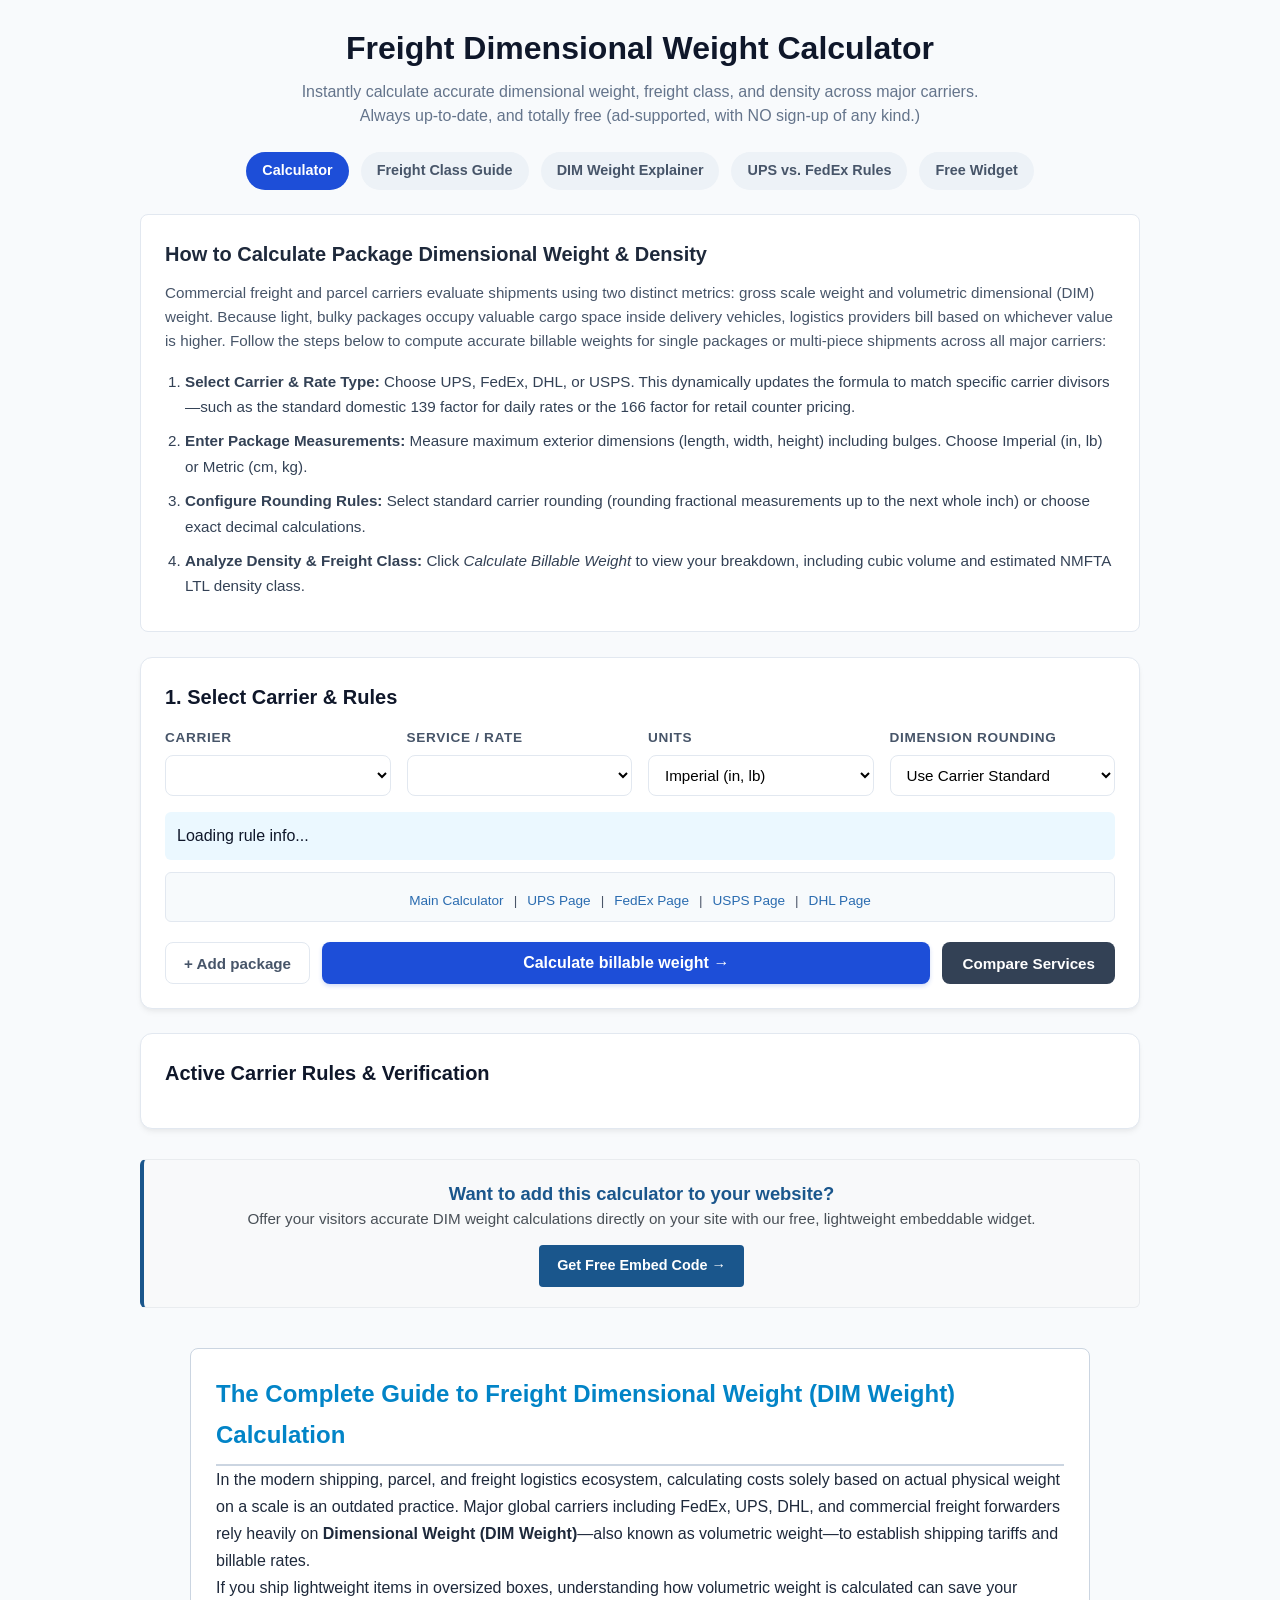
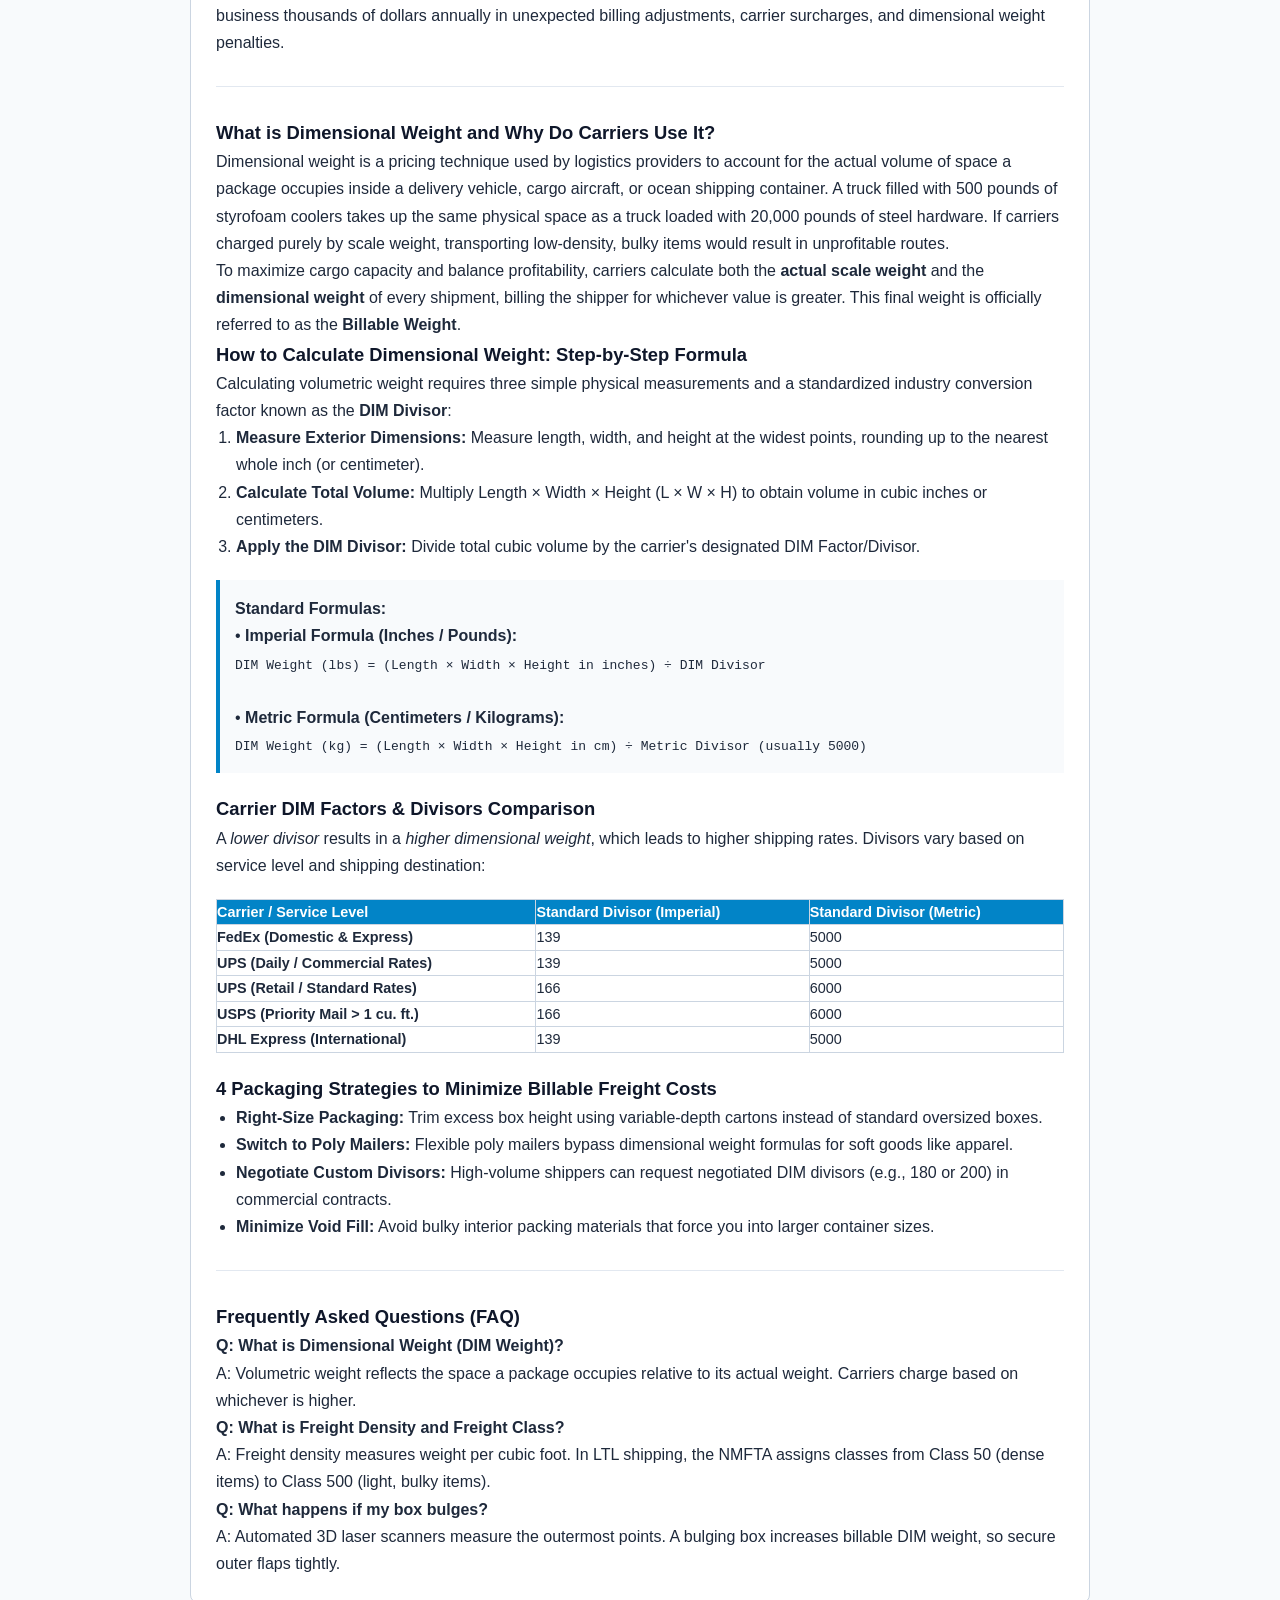
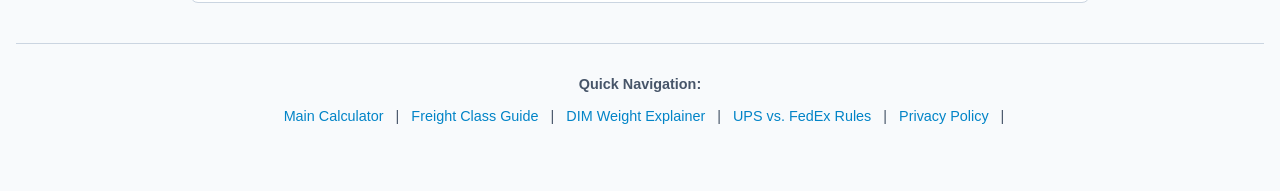
<file: index.html>
<!DOCTYPE html>
<html lang="en">
<head>
    <meta charset="UTF-8">
    <meta name="viewport" content="width=device-width, initial-scale=1.0">
    
    <!-- SEO Title -->
    <title>Freight & DIM Weight Calculator | UPS, FedEx & Density Guide</title>
    
    <!-- SEO Meta Description -->
    <meta name="description" content="Instantly calculate accurate dimensional weight, freight class, and density across major carriers. Always up-to-date and 100% free with no sign-up.">
    
    <link rel="stylesheet" href="styles.css">
</head>
<body>
    <div class="container">
        <header>
            <h1>Freight Dimensional Weight Calculator</h1>
            <p class="subtitle">
                Instantly calculate accurate dimensional weight, freight class, and density across major carriers.<br>
                Always up-to-date, and totally free (ad-supported, with NO sign-up of any kind.)
            </p>
        </header>

        <!-- Top Navigation Bar -->
        <nav class="top-nav">
            <a href="index.html" class="nav-link active">Calculator</a>
            <a href="freight-class-guide.html" class="nav-link">Freight Class Guide</a>
            <a href="dim-weight-explainer.html" class="nav-link">DIM Weight Explainer</a>
            <a href="ups-vs-fedex-dim.html" class="nav-link">UPS vs. FedEx Rules</a>
            <a href="embed-widget.html" class="nav-link">Free Widget</a>
        </nav>

        <!-- How-To Instructional Block -->
        <section style="background-color: #ffffff; padding: 24px; border-radius: 8px; border: 1px solid #e2e8f0; margin-bottom: 25px;">
            <h2 style="font-size: 1.25rem; color: #1e293b; margin-bottom: 12px; font-weight: 600;">How to Calculate Package Dimensional Weight & Density</h2>
            <p style="color: #475569; font-size: 0.95rem; line-height: 1.6; margin-bottom: 15px;">
                Commercial freight and parcel carriers evaluate shipments using two distinct metrics: gross scale weight and volumetric dimensional (DIM) weight. Because light, bulky packages occupy valuable cargo space inside delivery vehicles, logistics providers bill based on whichever value is higher. Follow the steps below to compute accurate billable weights for single packages or multi-piece shipments across all major carriers:
            </p>
            <ol style="padding-left: 20px; color: #334155; line-height: 1.7; font-size: 0.95rem;">
                <li style="margin-bottom: 8px;">
                    <strong>Select Carrier & Rate Type:</strong> Choose UPS, FedEx, DHL, or USPS. This dynamically updates the formula to match specific carrier divisors—such as the standard domestic 139 factor for daily rates or the 166 factor for retail counter pricing.
                </li>
                <li style="margin-bottom: 8px;">
                    <strong>Enter Package Measurements:</strong> Measure maximum exterior dimensions (length, width, height) including bulges. Choose Imperial (in, lb) or Metric (cm, kg).
                </li>
                <li style="margin-bottom: 8px;">
                    <strong>Configure Rounding Rules:</strong> Select standard carrier rounding (rounding fractional measurements up to the next whole inch) or choose exact decimal calculations.
                </li>
                <li style="margin-bottom: 8px;">
                    <strong>Analyze Density & Freight Class:</strong> Click <em>Calculate Billable Weight</em> to view your breakdown, including cubic volume and estimated NMFTA LTL density class.
                </li>
            </ol>
        </section>

        <!-- Step 1: Carrier & Rule Selection -->
        <div class="card">
            <h2>1. Select Carrier & Rules</h2>
            <div class="form-grid">
                <div class="form-group">
                    <label for="carrier-select">Carrier</label>
                    <select id="carrier-select"></select>
                </div>
                <div class="form-group">
                    <label for="service-select">Service / Rate</label>
                    <select id="service-select"></select>
                </div>
                <div class="form-group">
                    <label for="unit-select">Units</label>
                    <select id="unit-select">
                        <option value="imperial">Imperial (in, lb)</option>
                        <option value="metric">Metric (cm, kg)</option>
                    </select>
                </div>
                <div class="form-group">
                    <label for="rounding-select">Dimension Rounding</label>
                    <select id="rounding-select">
                        <option value="carrier">Use Carrier Standard</option>
                        <option value="up">Round Up Always</option>
                        <option value="exact">Exact (No Rounding)</option>
                    </select>
                </div>
            </div>

            <div id="rule-info" class="rule-info-box" style="background-color: #ebf8ff; padding: 12px; border-radius: 6px; margin-top: 15px;">
                Loading rule info...
            </div>

            <div style="margin-top: 12px; padding: 10px; background: #f7fafc; border: 1px solid #e2e8f0; border-radius: 6px; text-align: center; font-size: 0.85rem;">
                <div id="dynamic-carrier-footer" style="margin-bottom: 8px; font-weight: 500; color: #2d3748;"></div>
                <div style="display: flex; flex-wrap: wrap; justify-content: center; gap: 10px; color: #4a5568;">
                    <a href="index.html" style="color: #2b6cb0; text-decoration: none;">Main Calculator</a> | 
                    <a href="ups-dim-calculator.html" style="color: #2b6cb0; text-decoration: none;">UPS Page</a> | 
                    <a href="fedex-dim-calculator.html" style="color: #2b6cb0; text-decoration: none;">FedEx Page</a> | 
                    <a href="usps-dim-calculator.html" style="color: #2b6cb0; text-decoration: none;">USPS Page</a> | 
                    <a href="dhl-dim-calculator.html" style="color: #2b6cb0; text-decoration: none;">DHL Page</a>
                </div>
            </div>

            <div id="package-rows" style="margin-top: 20px;">
                <!-- Package rows injected dynamically via calculator.js -->
            </div>

            <div class="button-group" style="margin-top: 20px;">
                <button type="button" class="btn-secondary" onclick="addPackageRow()">+ Add package</button>
                <button type="button" class="btn-primary" onclick="calculate()">Calculate billable weight &rarr;</button>
                <button type="button" class="btn-dark" onclick="compareServices()">Compare Services</button>
            </div>
        </div>

        <!-- Step 3: Calculation Results -->
        <div id="results-card" class="card results-card" style="display: none;">
            <div class="card-header-actions">
                <h2>3. Calculation Summary</h2>
                <div class="export-controls">
                    <button type="button" class="btn-secondary" onclick="exportCSV()">Export CSV</button>
                    <button type="button" class="btn-secondary" onclick="exportPDF()">Print / Save PDF</button>
                </div>
            </div>

            <div class="summary-banner" id="summary-banner">
                <!-- Main outcome highlighted here -->
            </div>

            <div id="comparison-section" style="display: none;">
                <h3>Carrier Comparison Summary</h3>
                <div class="table-container">
                    <table class="data-table" id="comparison-table">
                        <thead>
                            <tr>
                                <th>Carrier / Rule</th>
                                <th>DIM Factor</th>
                                <th>Actual Wt</th>
                                <th>DIM Wt</th>
                                <th>Billable Wt</th>
                            </tr>
                        </thead>
                        <tbody></tbody>
                    </table>
                </div>
            </div>

            <h3>Package Details</h3>
            <div class="table-container">
                <table class="data-table" id="results-table">
                    <thead>
                        <tr>
                            <th>Pkg #</th>
                            <th>Qty</th>
                            <th>Dimensions</th>
                            <th>Volume</th>
                            <th>Actual Wt</th>
                            <th>DIM Wt</th>
                            <th>Density</th>
                            <th>Est. Freight Class</th>
                        </tr>
                    </thead>
                    <tbody></tbody>
                </table>
            </div>
        </div>

        <!-- Carrier Verification Logs -->
        <div class="card">
            <h2>Active Carrier Rules & Verification</h2>
            <div class="status-grid" id="status-list"></div>
        </div>

        <!-- Widget Promotion Banner -->
        <div style="background-color: #f8f9fa; border: 1px solid #e9ecef; border-left: 4px solid #1a568c; padding: 20px; border-radius: 6px; margin: 30px 0; text-align: center;">
            <h3 style="margin-top: 0; color: #1a568c; font-size: 1.15rem;">Want to add this calculator to your website?</h3>
            <p style="margin-bottom: 15px; color: #495057; font-size: 0.95rem;">
                Offer your visitors accurate DIM weight calculations directly on your site with our free, lightweight embeddable widget.
            </p>
            <a href="embed-widget.html" style="background-color: #1a568c; color: white; padding: 10px 18px; text-decoration: none; border-radius: 4px; font-weight: bold; font-size: 0.9rem; display: inline-block;">
                Get Free Embed Code →
            </a>
        </div>
    </div>

    <!-- Comprehensive Industry Guide Section (Fixes "Low Value Content") -->
    <section class="freight-guide-container" style="max-width: 900px; margin: 40px auto; padding: 25px; background: #ffffff; border: 1px solid #cbd5e1; border-radius: 8px; line-height: 1.7; color: #1e293b;">
        
        <h2 style="color: #0284c7; border-bottom: 2px solid #cbd5e1; padding-bottom: 8px;">The Complete Guide to Freight Dimensional Weight (DIM Weight) Calculation</h2>
        
        <p>In the modern shipping, parcel, and freight logistics ecosystem, calculating costs solely based on actual physical weight on a scale is an outdated practice. Major global carriers including FedEx, UPS, DHL, and commercial freight forwarders rely heavily on <strong>Dimensional Weight (DIM Weight)</strong>—also known as volumetric weight—to establish shipping tariffs and billable rates.</p>
        
        <p>If you ship lightweight items in oversized boxes, understanding how volumetric weight is calculated can save your business thousands of dollars annually in unexpected billing adjustments, carrier surcharges, and dimensional weight penalties.</p>

        <hr style="margin: 30px 0; border: none; border-top: 1px solid #e2e8f0;">

        <h3 style="color: #0f172a; font-size: 1.15rem; font-weight: 700;">What is Dimensional Weight and Why Do Carriers Use It?</h3>
        <p>Dimensional weight is a pricing technique used by logistics providers to account for the actual volume of space a package occupies inside a delivery vehicle, cargo aircraft, or ocean shipping container. A truck filled with 500 pounds of styrofoam coolers takes up the same physical space as a truck loaded with 20,000 pounds of steel hardware. If carriers charged purely by scale weight, transporting low-density, bulky items would result in unprofitable routes.</p>
        
        <p>To maximize cargo capacity and balance profitability, carriers calculate both the <strong>actual scale weight</strong> and the <strong>dimensional weight</strong> of every shipment, billing the shipper for whichever value is greater. This final weight is officially referred to as the <strong>Billable Weight</strong>.</p>

        <h3 style="color: #0f172a; font-size: 1.15rem; font-weight: 700;">How to Calculate Dimensional Weight: Step-by-Step Formula</h3>
        <p>Calculating volumetric weight requires three simple physical measurements and a standardized industry conversion factor known as the <strong>DIM Divisor</strong>:</p>

        <ol style="padding-left: 20px; margin-bottom: 15px;">
            <li><strong>Measure Exterior Dimensions:</strong> Measure length, width, and height at the widest points, rounding up to the nearest whole inch (or centimeter).</li>
            <li><strong>Calculate Total Volume:</strong> Multiply Length × Width × Height (L × W × H) to obtain volume in cubic inches or centimeters.</li>
            <li><strong>Apply the DIM Divisor:</strong> Divide total cubic volume by the carrier's designated DIM Factor/Divisor.</li>
        </ol>

        <div style="background-color: #f8fafc; padding: 15px; border-left: 4px solid #0284c7; margin: 20px 0; color: #1e293b;">
            <strong>Standard Formulas:</strong><br>
            • <strong>Imperial Formula (Inches / Pounds):</strong><br>
            <code>DIM Weight (lbs) = (Length × Width × Height in inches) ÷ DIM Divisor</code><br><br>
            • <strong>Metric Formula (Centimeters / Kilograms):</strong><br>
            <code>DIM Weight (kg) = (Length × Width × Height in cm) ÷ Metric Divisor (usually 5000)</code>
        </div>

        <h3 style="color: #0f172a; font-size: 1.15rem; font-weight: 700;">Carrier DIM Factors & Divisors Comparison</h3>
        <p>A <em>lower divisor</em> results in a <em>higher dimensional weight</em>, which leads to higher shipping rates. Divisors vary based on service level and shipping destination:</p>

        <div style="overflow-x: auto;">
            <table border="1" cellpadding="8" cellspacing="0" style="width:100%; border-collapse: collapse; margin: 20px 0; border-color: #cbd5e1; font-size: 0.9rem;">
                <thead>
                    <tr style="background-color: #0284c7; color: white; text-align: left;">
                        <th>Carrier / Service Level</th>
                        <th>Standard Divisor (Imperial)</th>
                        <th>Standard Divisor (Metric)</th>
                    </tr>
                </thead>
                <tbody>
                    <tr>
                        <td><strong>FedEx (Domestic & Express)</strong></td>
                        <td>139</td>
                        <td>5000</td>
                    </tr>
                    <tr>
                        <td><strong>UPS (Daily / Commercial Rates)</strong></td>
                        <td>139</td>
                        <td>5000</td>
                    </tr>
                    <tr>
                        <td><strong>UPS (Retail / Standard Rates)</strong></td>
                        <td>166</td>
                        <td>6000</td>
                    </tr>
                    <tr>
                        <td><strong>USPS (Priority Mail > 1 cu. ft.)</strong></td>
                        <td>166</td>
                        <td>6000</td>
                    </tr>
                    <tr>
                        <td><strong>DHL Express (International)</strong></td>
                        <td>139</td>
                        <td>5000</td>
                    </tr>
                </tbody>
            </table>
        </div>

        <h3 style="color: #0f172a; font-size: 1.15rem; font-weight: 700;">4 Packaging Strategies to Minimize Billable Freight Costs</h3>
        <ul style="padding-left: 20px; line-height: 1.7;">
            <li><strong>Right-Size Packaging:</strong> Trim excess box height using variable-depth cartons instead of standard oversized boxes.</li>
            <li><strong>Switch to Poly Mailers:</strong> Flexible poly mailers bypass dimensional weight formulas for soft goods like apparel.</li>
            <li><strong>Negotiate Custom Divisors:</strong> High-volume shippers can request negotiated DIM divisors (e.g., 180 or 200) in commercial contracts.</li>
            <li><strong>Minimize Void Fill:</strong> Avoid bulky interior packing materials that force you into larger container sizes.</li>
        </ul>

        <hr style="margin: 30px 0; border: none; border-top: 1px solid #e2e8f0;">

        <h3 style="color: #0f172a; font-size: 1.15rem; font-weight: 700;">Frequently Asked Questions (FAQ)</h3>
        
        <p><strong>Q: What is Dimensional Weight (DIM Weight)?</strong><br>
        A: Volumetric weight reflects the space a package occupies relative to its actual weight. Carriers charge based on whichever is higher.</p>

        <p><strong>Q: What is Freight Density and Freight Class?</strong><br>
        A: Freight density measures weight per cubic foot. In LTL shipping, the NMFTA assigns classes from Class 50 (dense items) to Class 500 (light, bulky items).</p>

        <p><strong>Q: What happens if my box bulges?</strong><br>
        A: Automated 3D laser scanners measure the outermost points. A bulging box increases billable DIM weight, so secure outer flaps tightly.</p>
    </section>

    <!-- Unified Footer with Compliance Links -->
    <footer style="text-align: center; padding: 30px 10px; border-top: 1px solid #cbd5e1; margin-top: 40px; color: #475569; font-size: 0.9rem;">
        <p><strong>Quick Navigation:</strong></p>
        <p style="margin: 10px 0;">
            <a href="index.html" style="color: #0284c7; text-decoration: none; margin: 0 8px;">Main Calculator</a> | 
            <a href="freight-class-guide.html" style="color: #0284c7; text-decoration: none; margin: 0 8px;">Freight Class Guide</a> |
            <a href="dim-weight-explainer.html" style="color: #0284c7; text-decoration: none; margin: 0 8px;">DIM Weight Explainer</a> |
            <a href="ups-vs-fedex-dim.html" style="color: #0284c7; text-decoration: none; margin: 0 8px;">UPS vs. FedEx Rules</a> |
            <a href="privacy.html" style="color: #0284c7; text-decoration: none; margin: 0 8px;">Privacy Policy</a> |
            <a href="terms.html" style="color: #0284c7; text-decoration: none
</file>
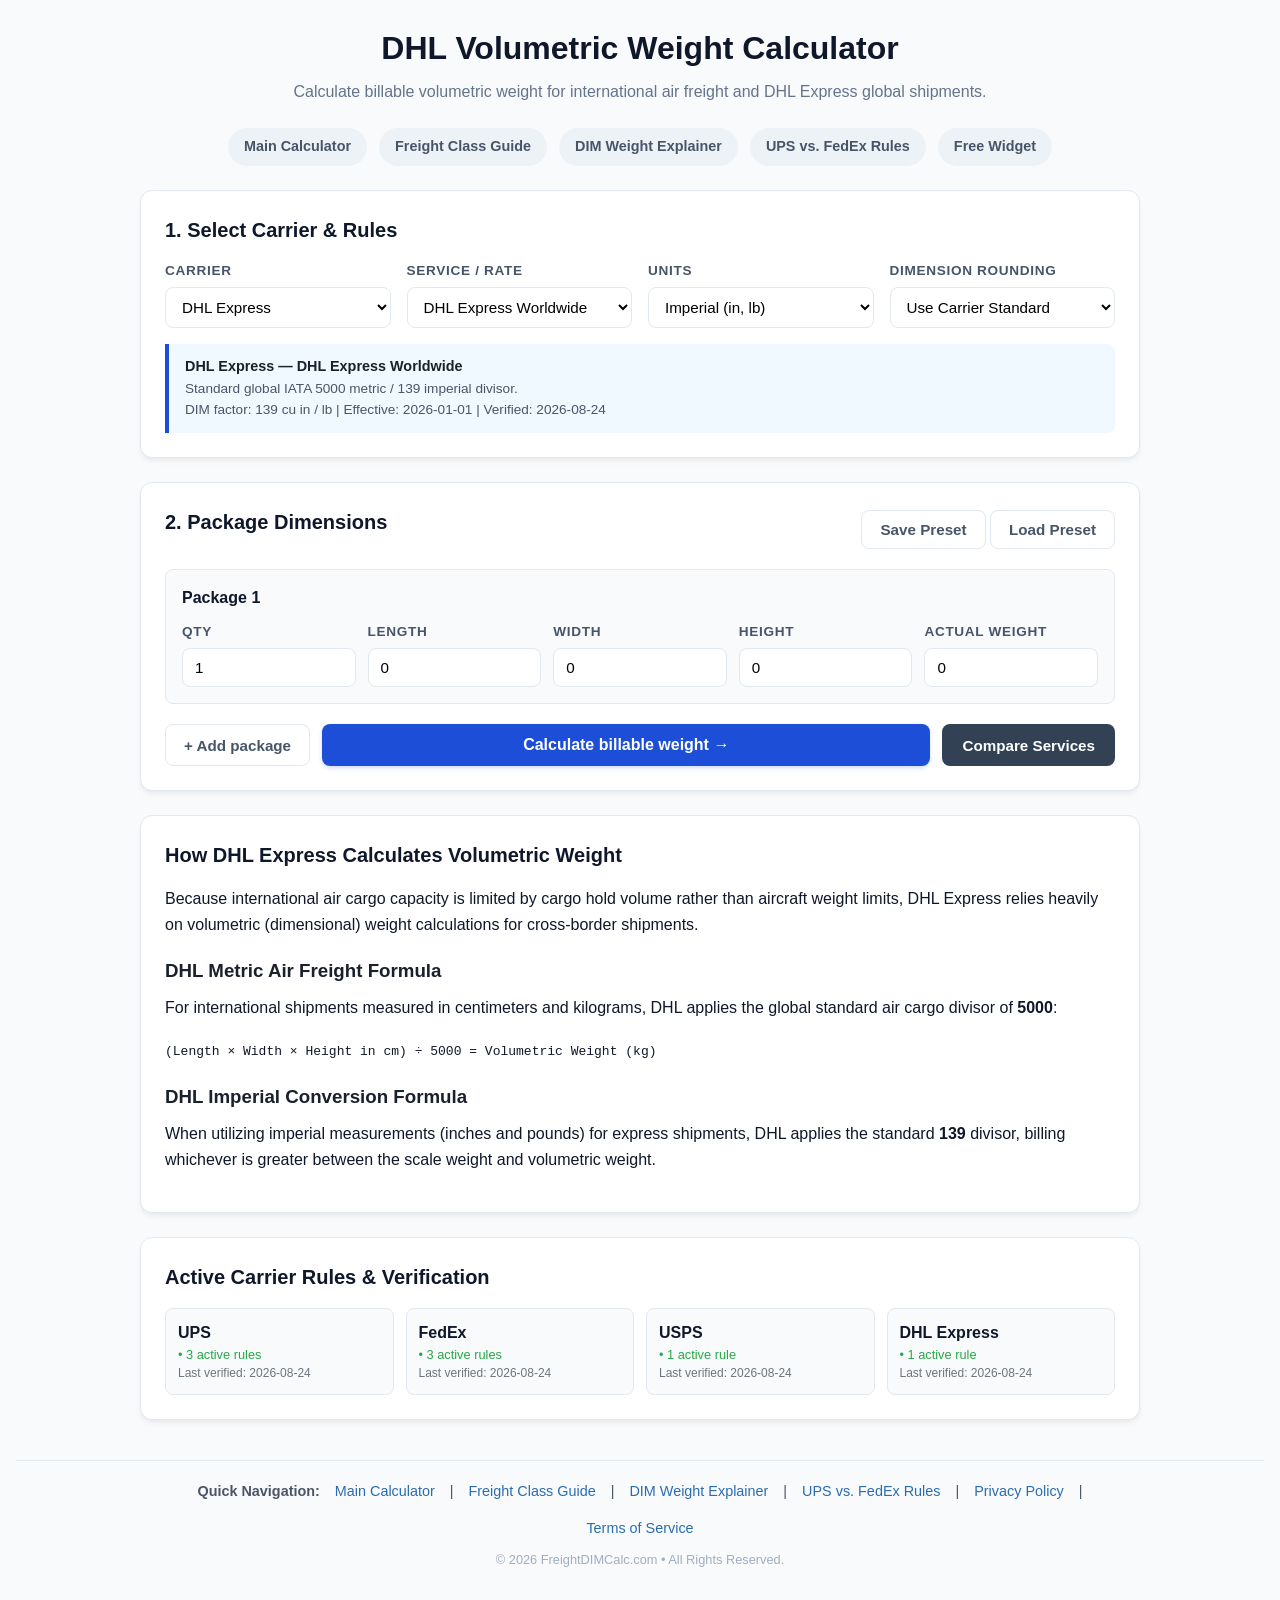
<file: dhl-dim-calculator.html>
<!DOCTYPE html>
<html lang="en">
<head>
    <meta charset="UTF-8">
    <meta name="viewport" content="width=device-width, initial-scale=1.0">
    <title>DHL Volumetric Weight Calculator | International Express Rules</title>
    <meta name="description" content="Calculate volumetric and dimensional weight for DHL Express international shipments using global air freight standards.">
    <script async src="https://pagead2.googlesyndication.com/pagead/js/adsbygoogle.js?client=ca-pub-4218227228599951" crossorigin="anonymous"></script>
    <link rel="stylesheet" href="styles.css">
</head>
<body>
    <div class="container">
        <header>
            <h1>DHL Volumetric Weight Calculator</h1>
            <p>Calculate billable volumetric weight for international air freight and DHL Express global shipments.</p>
        </header>

        <!-- Navigation Bar -->
        <nav class="top-nav">
            <a href="index.html" class="nav-link">Main Calculator</a>
            <a href="freight-class-guide.html" class="nav-link">Freight Class Guide</a>
            <a href="dim-weight-explainer.html" class="nav-link">DIM Weight Explainer</a>
            <a href="ups-vs-fedex-dim.html" class="nav-link">UPS vs. FedEx Rules</a>
            <a href="embed-widget.html" class="nav-link">Free Widget</a>
        </nav>

        <!-- Calculator Tool Section -->
        <div class="card">
            <h2>1. Select Carrier & Rules</h2>
            <div class="form-grid">
                <div class="form-group">
                    <label for="carrier-select">Carrier</label>
                    <select id="carrier-select"></select>
                </div>
                <div class="form-group">
                    <label for="service-select">Service / Rate</label>
                    <select id="service-select"></select>
                </div>
                <div class="form-group">
                    <label for="unit-select">Units</label>
                    <select id="unit-select">
                        <option value="imperial">Imperial (in, lb)</option>
                        <option value="metric">Metric (cm, kg)</option>
                    </select>
                </div>
                <div class="form-group">
                    <label for="rounding-select">Dimension Rounding</label>
                    <select id="rounding-select">
                        <option value="carrier">Use Carrier Standard</option>
                        <option value="up">Round Up Always</option>
                        <option value="exact">Exact (No Rounding)</option>
                    </select>
                </div>
            </div>
            <div id="rule-info" class="info-box">Loading rule info...</div>
        </div>

        <div class="card">
            <div class="card-header-actions">
                <h2>2. Package Dimensions</h2>
                <div class="preset-controls">
                    <button type="button" class="btn-secondary" onclick="savePreset()">Save Preset</button>
                    <button type="button" class="btn-secondary" onclick="loadPreset()">Load Preset</button>
                </div>
            </div>

            <div id="package-rows"></div>

            <div class="button-group">
                <button type="button" class="btn-secondary" onclick="addPackageRow()">+ Add package</button>
                <button type="button" class="btn-primary" onclick="calculate()">Calculate billable weight &rarr;</button>
                <button type="button" class="btn-dark" onclick="compareServices()">Compare Services</button>
            </div>
        </div>

        <!-- Calculation Results -->
        <div id="results-card" class="card results-card" style="display: none;">
            <div class="card-header-actions">
                <h2>3. Calculation Summary</h2>
                <div class="export-controls">
                    <button type="button" class="btn-secondary" onclick="exportCSV()">Export CSV</button>
                    <button type="button" class="btn-secondary" onclick="exportPDF()">Print / Save PDF</button>
                </div>
            </div>
            <div class="summary-banner" id="summary-banner"></div>
            <div id="comparison-section" style="display: none;">
                <h3>Carrier Comparison Summary</h3>
                <div class="table-container">
                    <table class="data-table" id="comparison-table">
                        <thead>
                            <tr>
                                <th>Carrier / Rule</th>
                                <th>DIM Factor</th>
                                <th>Actual Wt</th>
                                <th>DIM Wt</th>
                                <th>Billable Wt</th>
                            </tr>
                        </thead>
                        <tbody></tbody>
                    </table>
                </div>
            </div>
            <h3>Package Details</h3>
            <div class="table-container">
                <table class="data-table" id="results-table">
                    <thead>
                        <tr>
                            <th>Pkg #</th>
                            <th>Qty</th>
                            <th>Dimensions</th>
                            <th>Volume</th>
                            <th>Actual Wt</th>
                            <th>DIM Wt</th>
                            <th>Density</th>
                            <th>Est. Freight Class</th>
                        </tr>
                    </thead>
                    <tbody></tbody>
                </table>
            </div>
        </div>

        <!-- SEO Content Section -->
        <div class="card guide-content">
            <h2>How DHL Express Calculates Volumetric Weight</h2>
            <p>Because international air cargo capacity is limited by cargo hold volume rather than aircraft weight limits, DHL Express relies heavily on volumetric (dimensional) weight calculations for cross-border shipments.</p>
            
            <h3>DHL Metric Air Freight Formula</h3>
            <p>For international shipments measured in centimeters and kilograms, DHL applies the global standard air cargo divisor of <strong>5000</strong>:</p>
            <p><code>(Length × Width × Height in cm) ÷ 5000 = Volumetric Weight (kg)</code></p>

            <h3>DHL Imperial Conversion Formula</h3>
            <p>When utilizing imperial measurements (inches and pounds) for express shipments, DHL applies the standard <strong>139</strong> divisor, billing whichever is greater between the scale weight and volumetric weight.</p>
        </div>

        <div class="card">
            <h2>Active Carrier Rules & Verification</h2>
            <div class="status-grid" id="status-list"></div>
        </div>
    </div>

    <!-- Unified Footer Links for SEO -->
    <footer style="margin-top: 40px; padding: 20px 0; border-top: 1px solid #e2e8f0; text-align: center; font-size: 0.9rem; color: #4a5568;">
        <div style="max-width: 1000px; margin: 0 auto; display: flex; flex-wrap: wrap; justify-content: center; gap: 15px;">
            <strong>Quick Navigation:</strong>
            <a href="index.html" style="color: #2b6cb0; text-decoration: none;">Main Calculator</a> | 
            <a href="freight-class-guide.html" style="color: #2b6cb0; text-decoration: none;">Freight Class Guide</a> | 
            <a href="dim-weight-explainer.html" style="color: #2b6cb0; text-decoration: none;">DIM Weight Explainer</a> | 
            <a href="ups-vs-fedex-dim.html" style="color: #2b6cb0; text-decoration: none;">UPS vs. FedEx Rules</a> |
            <a href="privacy.html" style="color: #2b6cb0; text-decoration: none;">Privacy Policy</a> |
            <a href="terms.html" style="color: #2b6cb0; text-decoration: none;">Terms of Service</a>
        </div>
        <p style="margin-top: 10px; font-size: 0.8rem; color: #a0aec0;">&copy; 2026 FreightDIMCalc.com &bull; All Rights Reserved.</p>
    </footer>

    <script src="carrier-rules.js"></script>
    <script src="calculator.js"></script>
    <script>
        // Pre-select DHL automatically when the page loads
        document.addEventListener("DOMContentLoaded", () => {
            const carrierSelect = document.getElementById("carrier-select");
            if (carrierSelect) {
                carrierSelect.value = "dhl";
                onCarrierChange();
            }
        });
    </script>
</body>
</html>
</file>
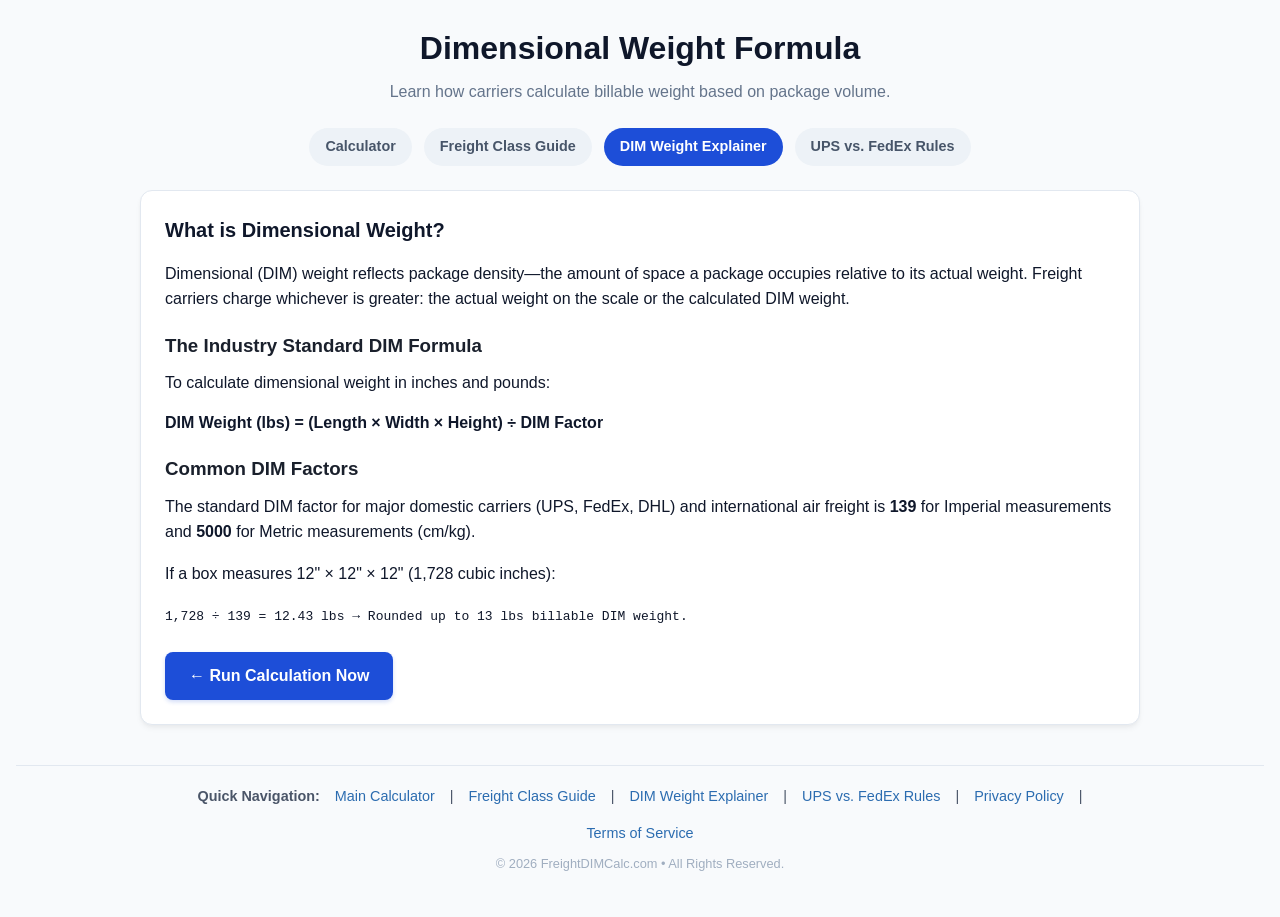
<file: dim-weight-explainer.html>
<!DOCTYPE html>
<html lang="en">
<head>
    <meta charset="UTF-8">
    <meta name="viewport" content="width=device-width, initial-scale=1.0">
    <title>Dimensional (DIM) Weight Formula Explained</title>
    <script async src="https://pagead2.googlesyndication.com/pagead/js/adsbygoogle.js?client=ca-pub-4218227228599951" crossorigin="anonymous"></script>
    <link rel="stylesheet" href="styles.css">
</head>
<body>
    <div class="container">
        <header>
            <h1>Dimensional Weight Formula</h1>
            <p>Learn how carriers calculate billable weight based on package volume.</p>
        </header>

        <nav class="top-nav">
            <a href="index.html" class="nav-link">Calculator</a>
            <a href="freight-class-guide.html" class="nav-link">Freight Class Guide</a>
            <a href="dim-weight-explainer.html" class="nav-link active">DIM Weight Explainer</a>
            <a href="ups-vs-fedex-dim.html" class="nav-link">UPS vs. FedEx Rules</a>
        </nav>

        <div class="card guide-content">
            <h2>What is Dimensional Weight?</h2>
            <p>Dimensional (DIM) weight reflects package density—the amount of space a package occupies relative to its actual weight. Freight carriers charge whichever is greater: the actual weight on the scale or the calculated DIM weight.</p>

            <h3>The Industry Standard DIM Formula</h3>
            <p>To calculate dimensional weight in inches and pounds:</p>
            <div class="rule-info-card">
                <strong>DIM Weight (lbs) = (Length × Width × Height) ÷ DIM Factor</strong>
            </div>

            <h3>Common DIM Factors</h3>
            <p>The standard DIM factor for major domestic carriers (UPS, FedEx, DHL) and international air freight is <strong>139</strong> for Imperial measurements and <strong>5000</strong> for Metric measurements (cm/kg).</p>
            <p>If a box measures 12" × 12" × 12" (1,728 cubic inches):</p>
            <p><code>1,728 ÷ 139 = 12.43 lbs → Rounded up to 13 lbs billable DIM weight.</code></p>

            <div style="margin-top: 24px;">
                <a href="index.html" class="btn-primary" style="display: inline-block; text-decoration: none;">← Run Calculation Now</a>
            </div>
        </div>
    </div>

    <!-- Unified Footer Links for SEO -->
    <footer style="margin-top: 40px; padding: 20px 0; border-top: 1px solid #e2e8f0; text-align: center; font-size: 0.9rem; color: #4a5568;">
        <div style="max-width: 1000px; margin: 0 auto; display: flex; flex-wrap: wrap; justify-content: center; gap: 15px;">
            <strong>Quick Navigation:</strong>
            <a href="index.html" style="color: #2b6cb0; text-decoration: none;">Main Calculator</a> | 
            <a href="freight-class-guide.html" style="color: #2b6cb0; text-decoration: none;">Freight Class Guide</a> | 
            <a href="dim-weight-explainer.html" style="color: #2b6cb0; text-decoration: none;">DIM Weight Explainer</a> | 
            <a href="ups-vs-fedex-dim.html" style="color: #2b6cb0; text-decoration: none;">UPS vs. FedEx Rules</a> |
            <a href="privacy.html" style="color: #2b6cb0; text-decoration: none;">Privacy Policy</a> |
            <a href="terms.html" style="color: #2b6cb0; text-decoration: none;">Terms of Service</a>
        </div>
        <p style="margin-top: 10px; font-size: 0.8rem; color: #a0aec0;">&copy; 2026 FreightDIMCalc.com &bull; All Rights Reserved.</p>
    </footer>
</body>
</html>
</file>
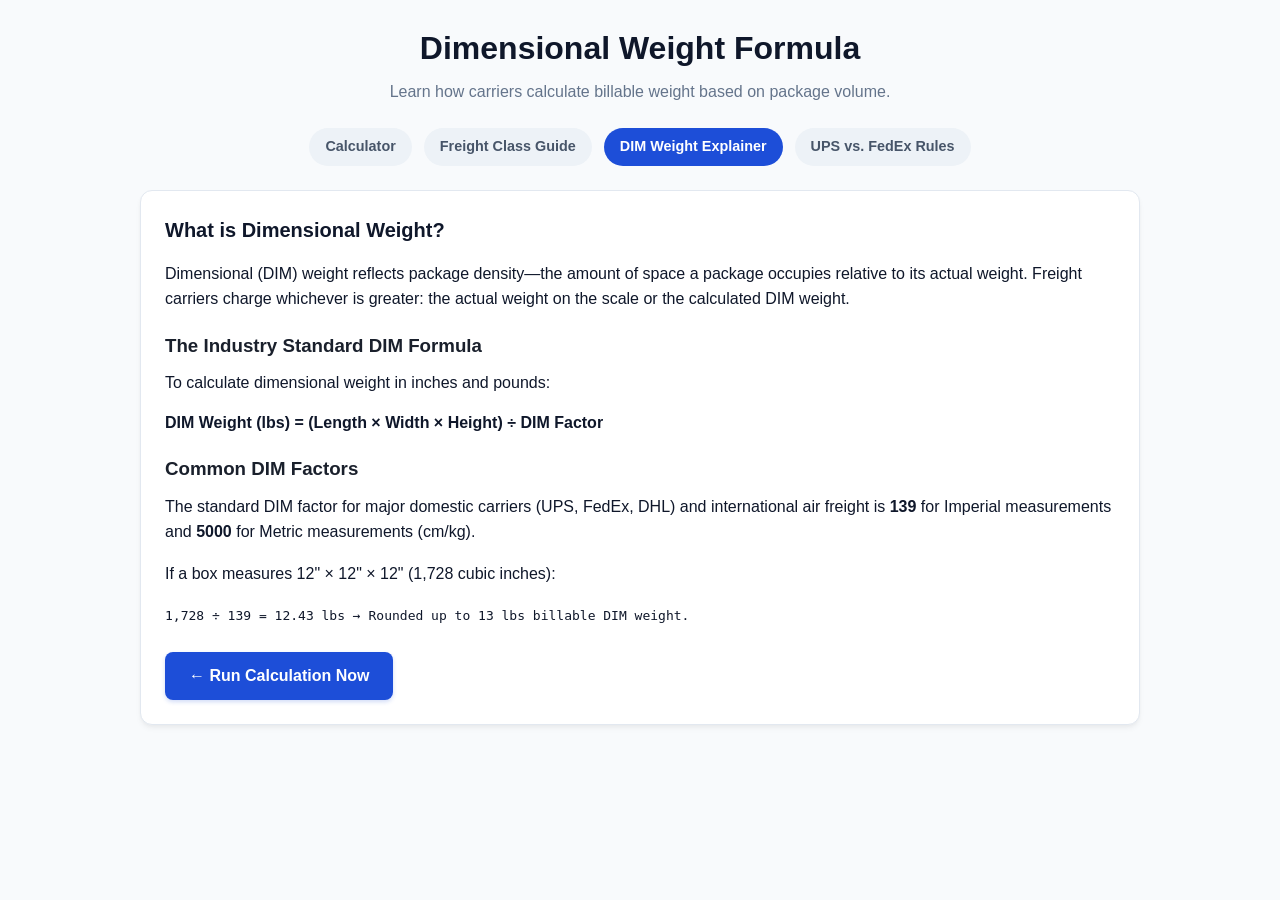
<file: dim-weight-explainer.html.html>
<!DOCTYPE html>
<html lang="en">
<head>
    <meta charset="UTF-8">
    <meta name="viewport" content="width=device-width, initial-scale=1.0">
    <title>Dimensional (DIM) Weight Formula Explained</title>
    <script async src="https://pagead2.googlesyndication.com/pagead/js/adsbygoogle.js?client=ca-pub-4218227228599951" crossorigin="anonymous"></script>
    <link rel="stylesheet" href="styles.css">
</head>
<body>
    <div class="container">
        <header>
            <h1>Dimensional Weight Formula</h1>
            <p>Learn how carriers calculate billable weight based on package volume.</p>
        </header>

        <nav class="top-nav">
            <a href="index.html" class="nav-link">Calculator</a>
            <a href="freight-class-guide.html" class="nav-link">Freight Class Guide</a>
            <a href="dim-weight-explainer.html" class="nav-link active">DIM Weight Explainer</a>
            <a href="ups-vs-fedex-dim.html" class="nav-link">UPS vs. FedEx Rules</a>
        </nav>

        <div class="card guide-content">
            <h2>What is Dimensional Weight?</h2>
            <p>Dimensional (DIM) weight reflects package density—the amount of space a package occupies relative to its actual weight. Freight carriers charge whichever is greater: the actual weight on the scale or the calculated DIM weight.</p>

            <h3>The Industry Standard DIM Formula</h3>
            <p>To calculate dimensional weight in inches and pounds:</p>
            <div class="rule-info-card">
                <strong>DIM Weight (lbs) = (Length × Width × Height) ÷ DIM Factor</strong>
            </div>

            <h3>Common DIM Factors</h3>
            <p>The standard DIM factor for major domestic carriers (UPS, FedEx, DHL) and international air freight is <strong>139</strong> for Imperial measurements and <strong>5000</strong> for Metric measurements (cm/kg).</p>
            <p>If a box measures 12" × 12" × 12" (1,728 cubic inches):</p>
            <p><code>1,728 ÷ 139 = 12.43 lbs → Rounded up to 13 lbs billable DIM weight.</code></p>

            <div style="margin-top: 24px;">
                <a href="index.html" class="btn-primary" style="display: inline-block; text-decoration: none;">← Run Calculation Now</a>
            </div>
        </div>
    </div>
</body>
</html>
</file>
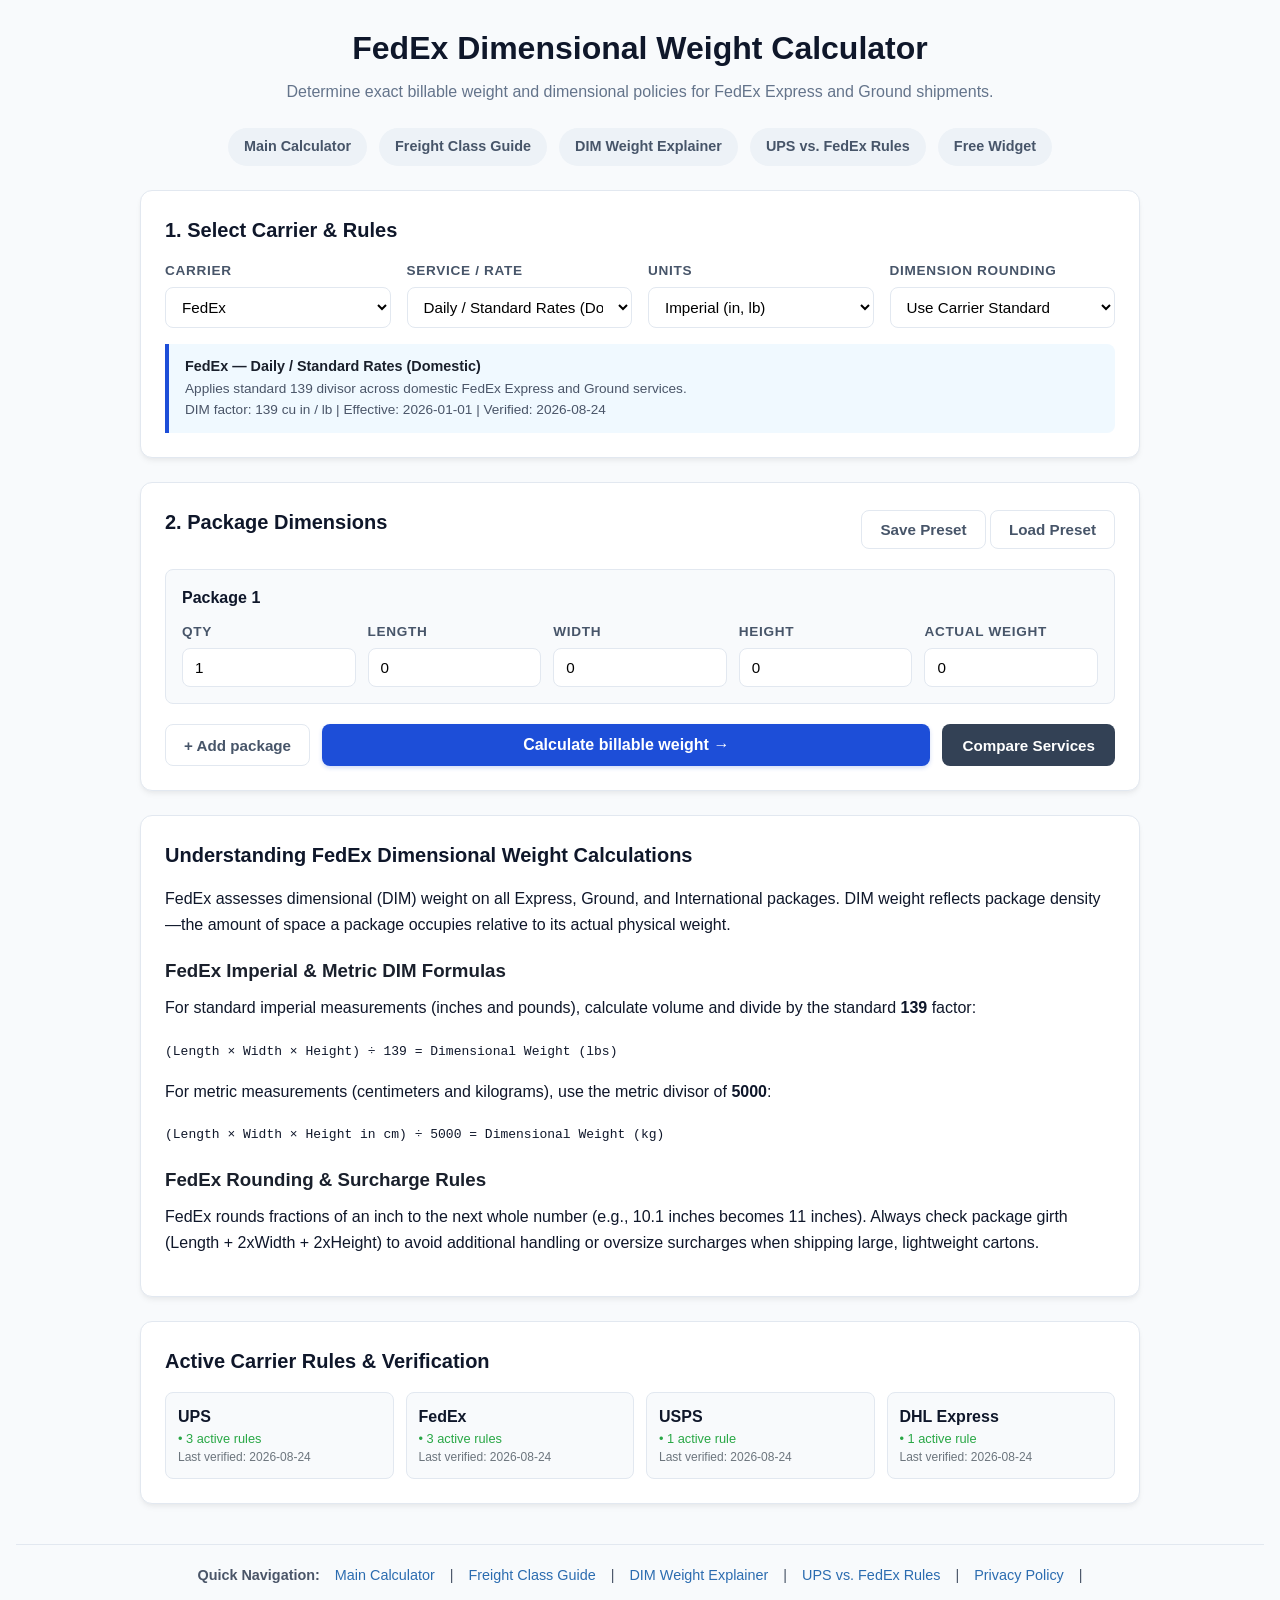
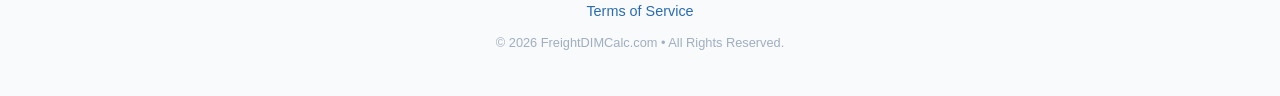
<file: fedex-dim-calculator.html>
<!DOCTYPE html>
<html lang="en">
<head>
    <meta charset="UTF-8">
    <meta name="viewport" content="width=device-width, initial-scale=1.0">
    <title>FedEx DIM Weight Calculator | Estimate Billable Freight Weight</title>
    <meta name="description" content="Calculate dimensional weight for FedEx Express and Ground packages using official FedEx divisors and rounding rules.">
    <script async src="https://pagead2.googlesyndication.com/pagead/js/adsbygoogle.js?client=ca-pub-4218227228599951" crossorigin="anonymous"></script>
    <link rel="stylesheet" href="styles.css">
</head>
<body>
    <div class="container">
        <header>
            <h1>FedEx Dimensional Weight Calculator</h1>
            <p>Determine exact billable weight and dimensional policies for FedEx Express and Ground shipments.</p>
        </header>

        <!-- Navigation Bar -->
        <nav class="top-nav">
            <a href="index.html" class="nav-link">Main Calculator</a>
            <a href="freight-class-guide.html" class="nav-link">Freight Class Guide</a>
            <a href="dim-weight-explainer.html" class="nav-link">DIM Weight Explainer</a>
            <a href="ups-vs-fedex-dim.html" class="nav-link">UPS vs. FedEx Rules</a>
            <a href="embed-widget.html" class="nav-link">Free Widget</a>
        </nav>

        <!-- Calculator Tool Section -->
        <div class="card">
            <h2>1. Select Carrier & Rules</h2>
            <div class="form-grid">
                <div class="form-group">
                    <label for="carrier-select">Carrier</label>
                    <select id="carrier-select"></select>
                </div>
                <div class="form-group">
                    <label for="service-select">Service / Rate</label>
                    <select id="service-select"></select>
                </div>
                <div class="form-group">
                    <label for="unit-select">Units</label>
                    <select id="unit-select">
                        <option value="imperial">Imperial (in, lb)</option>
                        <option value="metric">Metric (cm, kg)</option>
                    </select>
                </div>
                <div class="form-group">
                    <label for="rounding-select">Dimension Rounding</label>
                    <select id="rounding-select">
                        <option value="carrier">Use Carrier Standard</option>
                        <option value="up">Round Up Always</option>
                        <option value="exact">Exact (No Rounding)</option>
                    </select>
                </div>
            </div>
            <div id="rule-info" class="info-box">Loading rule info...</div>
        </div>

        <div class="card">
            <div class="card-header-actions">
                <h2>2. Package Dimensions</h2>
                <div class="preset-controls">
                    <button type="button" class="btn-secondary" onclick="savePreset()">Save Preset</button>
                    <button type="button" class="btn-secondary" onclick="loadPreset()">Load Preset</button>
                </div>
            </div>

            <div id="package-rows"></div>

            <div class="button-group">
                <button type="button" class="btn-secondary" onclick="addPackageRow()">+ Add package</button>
                <button type="button" class="btn-primary" onclick="calculate()">Calculate billable weight &rarr;</button>
                <button type="button" class="btn-dark" onclick="compareServices()">Compare Services</button>
            </div>
        </div>

        <!-- Calculation Results -->
        <div id="results-card" class="card results-card" style="display: none;">
            <div class="card-header-actions">
                <h2>3. Calculation Summary</h2>
                <div class="export-controls">
                    <button type="button" class="btn-secondary" onclick="exportCSV()">Export CSV</button>
                    <button type="button" class="btn-secondary" onclick="exportPDF()">Print / Save PDF</button>
                </div>
            </div>
            <div class="summary-banner" id="summary-banner"></div>
            <div id="comparison-section" style="display: none;">
                <h3>Carrier Comparison Summary</h3>
                <div class="table-container">
                    <table class="data-table" id="comparison-table">
                        <thead>
                            <tr>
                                <th>Carrier / Rule</th>
                                <th>DIM Factor</th>
                                <th>Actual Wt</th>
                                <th>DIM Wt</th>
                                <th>Billable Wt</th>
                            </tr>
                        </thead>
                        <tbody></tbody>
                    </table>
                </div>
            </div>
            <h3>Package Details</h3>
            <div class="table-container">
                <table class="data-table" id="results-table">
                    <thead>
                        <tr>
                            <th>Pkg #</th>
                            <th>Qty</th>
                            <th>Dimensions</th>
                            <th>Volume</th>
                            <th>Actual Wt</th>
                            <th>DIM Wt</th>
                            <th>Density</th>
                            <th>Est. Freight Class</th>
                        </tr>
                    </thead>
                    <tbody></tbody>
                </table>
            </div>
        </div>

        <!-- SEO Content Section -->
        <div class="card guide-content">
            <h2>Understanding FedEx Dimensional Weight Calculations</h2>
            <p>FedEx assesses dimensional (DIM) weight on all Express, Ground, and International packages. DIM weight reflects package density—the amount of space a package occupies relative to its actual physical weight.</p>
            
            <h3>FedEx Imperial & Metric DIM Formulas</h3>
            <p>For standard imperial measurements (inches and pounds), calculate volume and divide by the standard <strong>139</strong> factor:</p>
            <p><code>(Length × Width × Height) ÷ 139 = Dimensional Weight (lbs)</code></p>
            <p>For metric measurements (centimeters and kilograms), use the metric divisor of <strong>5000</strong>:</p>
            <p><code>(Length × Width × Height in cm) ÷ 5000 = Dimensional Weight (kg)</code></p>

            <h3>FedEx Rounding & Surcharge Rules</h3>
            <p>FedEx rounds fractions of an inch to the next whole number (e.g., 10.1 inches becomes 11 inches). Always check package girth (Length + 2xWidth + 2xHeight) to avoid additional handling or oversize surcharges when shipping large, lightweight cartons.</p>
        </div>

        <div class="card">
            <h2>Active Carrier Rules & Verification</h2>
            <div class="status-grid" id="status-list"></div>
        </div>
    </div>

    <!-- Unified Footer Links for SEO -->
    <footer style="margin-top: 40px; padding: 20px 0; border-top: 1px solid #e2e8f0; text-align: center; font-size: 0.9rem; color: #4a5568;">
        <div style="max-width: 1000px; margin: 0 auto; display: flex; flex-wrap: wrap; justify-content: center; gap: 15px;">
            <strong>Quick Navigation:</strong>
            <a href="index.html" style="color: #2b6cb0; text-decoration: none;">Main Calculator</a> | 
            <a href="freight-class-guide.html" style="color: #2b6cb0; text-decoration: none;">Freight Class Guide</a> | 
            <a href="dim-weight-explainer.html" style="color: #2b6cb0; text-decoration: none;">DIM Weight Explainer</a> | 
            <a href="ups-vs-fedex-dim.html" style="color: #2b6cb0; text-decoration: none;">UPS vs. FedEx Rules</a> |
            <a href="privacy.html" style="color: #2b6cb0; text-decoration: none;">Privacy Policy</a> |
            <a href="terms.html" style="color: #2b6cb0; text-decoration: none;">Terms of Service</a>
        </div>
        <p style="margin-top: 10px; font-size: 0.8rem; color: #a0aec0;">&copy; 2026 FreightDIMCalc.com &bull; All Rights Reserved.</p>
    </footer>

    <script src="carrier-rules.js"></script>
    <script src="calculator.js"></script>
    <script>
        // Pre-select FedEx automatically when the page loads
        document.addEventListener("DOMContentLoaded", () => {
            const carrierSelect = document.getElementById("carrier-select");
            if (carrierSelect) {
                carrierSelect.value = "fedex";
                onCarrierChange();
            }
        });
    </script>
</body>
</html>
</file>
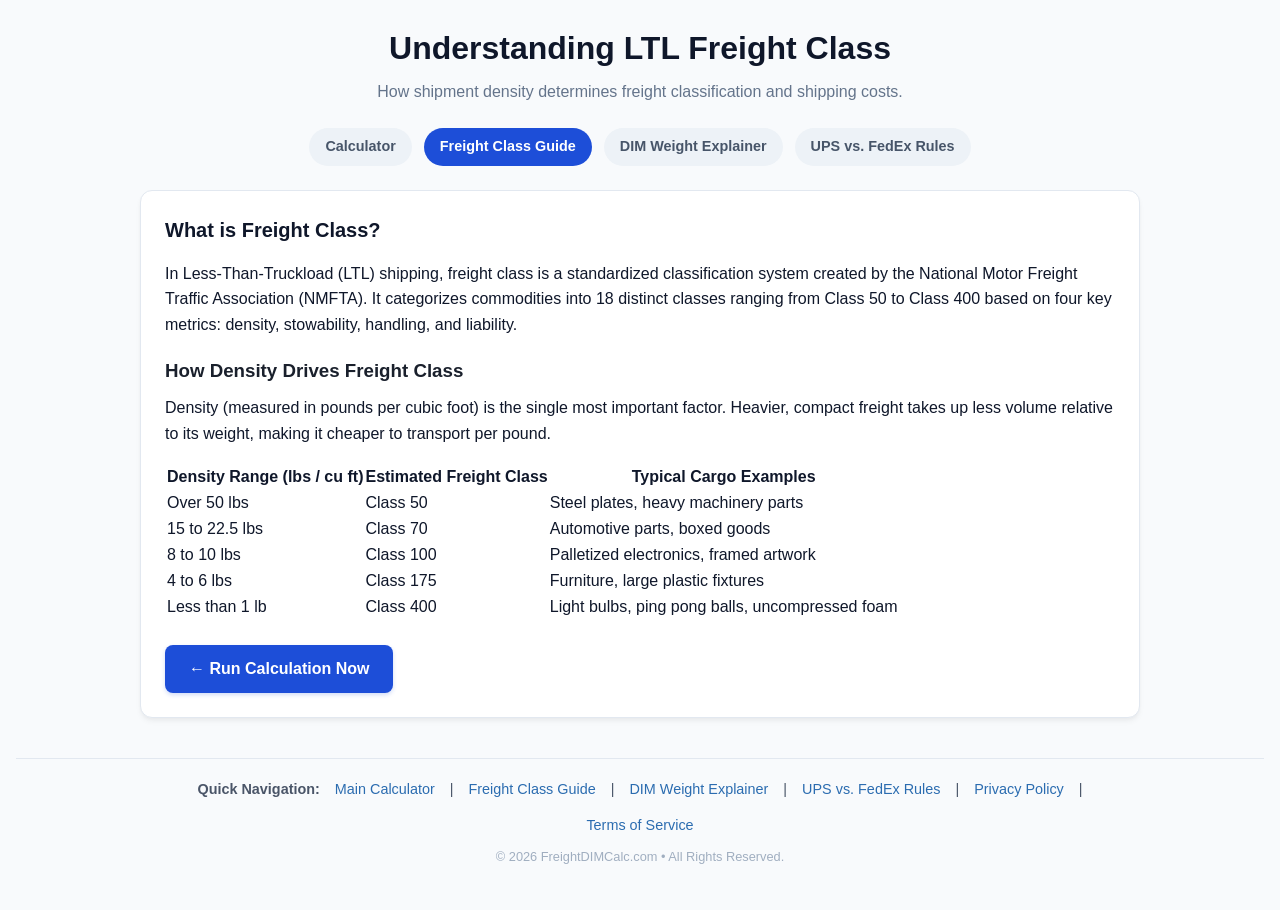
<file: freight-class-guide.html>
<!DOCTYPE html>
<html lang="en">
<head>
    <meta charset="UTF-8">
    <meta name="viewport" content="width=device-width, initial-scale=1.0">
    <title>Understanding LTL Freight Classes & Density</title>
    <script async src="https://pagead2.googlesyndication.com/pagead/js/adsbygoogle.js?client=ca-pub-4218227228599951" crossorigin="anonymous"></script>
    <link rel="stylesheet" href="styles.css">
</head>
<body>
    <div class="container">
        <header>
            <h1>Understanding LTL Freight Class</h1>
            <p>How shipment density determines freight classification and shipping costs.</p>
        </header>

        <nav class="top-nav">
            <a href="index.html" class="nav-link">Calculator</a>
            <a href="freight-class-guide.html" class="nav-link active">Freight Class Guide</a>
            <a href="dim-weight-explainer.html" class="nav-link">DIM Weight Explainer</a>
            <a href="ups-vs-fedex-dim.html" class="nav-link">UPS vs. FedEx Rules</a>
        </nav>

        <div class="card guide-content">
            <h2>What is Freight Class?</h2>
            <p>In Less-Than-Truckload (LTL) shipping, freight class is a standardized classification system created by the National Motor Freight Traffic Association (NMFTA). It categorizes commodities into 18 distinct classes ranging from Class 50 to Class 400 based on four key metrics: density, stowability, handling, and liability.</p>

            <h3>How Density Drives Freight Class</h3>
            <p>Density (measured in pounds per cubic foot) is the single most important factor. Heavier, compact freight takes up less volume relative to its weight, making it cheaper to transport per pound.</p>

            <table>
                <thead>
                    <tr>
                        <th>Density Range (lbs / cu ft)</th>
                        <th>Estimated Freight Class</th>
                        <th>Typical Cargo Examples</th>
                    </tr>
                </thead>
                <tbody>
                    <tr><td>Over 50 lbs</td><td>Class 50</td><td>Steel plates, heavy machinery parts</td></tr>
                    <tr><td>15 to 22.5 lbs</td><td>Class 70</td><td>Automotive parts, boxed goods</td></tr>
                    <tr><td>8 to 10 lbs</td><td>Class 100</td><td>Palletized electronics, framed artwork</td></tr>
                    <tr><td>4 to 6 lbs</td><td>Class 175</td><td>Furniture, large plastic fixtures</td></tr>
                    <tr><td>Less than 1 lb</td><td>Class 400</td><td>Light bulbs, ping pong balls, uncompressed foam</td></tr>
                </tbody>
            </table>

            <div style="margin-top: 24px;">
                <a href="index.html" class="btn-primary" style="display: inline-block; text-decoration: none;">← Run Calculation Now</a>
            </div>
        </div>
    </div>

    <!-- Unified Footer Links for SEO -->
    <footer style="margin-top: 40px; padding: 20px 0; border-top: 1px solid #e2e8f0; text-align: center; font-size: 0.9rem; color: #4a5568;">
        <div style="max-width: 1000px; margin: 0 auto; display: flex; flex-wrap: wrap; justify-content: center; gap: 15px;">
            <strong>Quick Navigation:</strong>
            <a href="index.html" style="color: #2b6cb0; text-decoration: none;">Main Calculator</a> | 
            <a href="freight-class-guide.html" style="color: #2b6cb0; text-decoration: none;">Freight Class Guide</a> | 
            <a href="dim-weight-explainer.html" style="color: #2b6cb0; text-decoration: none;">DIM Weight Explainer</a> | 
            <a href="ups-vs-fedex-dim.html" style="color: #2b6cb0; text-decoration: none;">UPS vs. FedEx Rules</a> |
            <a href="privacy.html" style="color: #2b6cb0; text-decoration: none;">Privacy Policy</a> |
            <a href="terms.html" style="color: #2b6cb0; text-decoration: none;">Terms of Service</a>
        </div>
        <p style="margin-top: 10px; font-size: 0.8rem; color: #a0aec0;">&copy; 2026 FreightDIMCalc.com &bull; All Rights Reserved.</p>
    </footer>
</body>
</html>
</file>
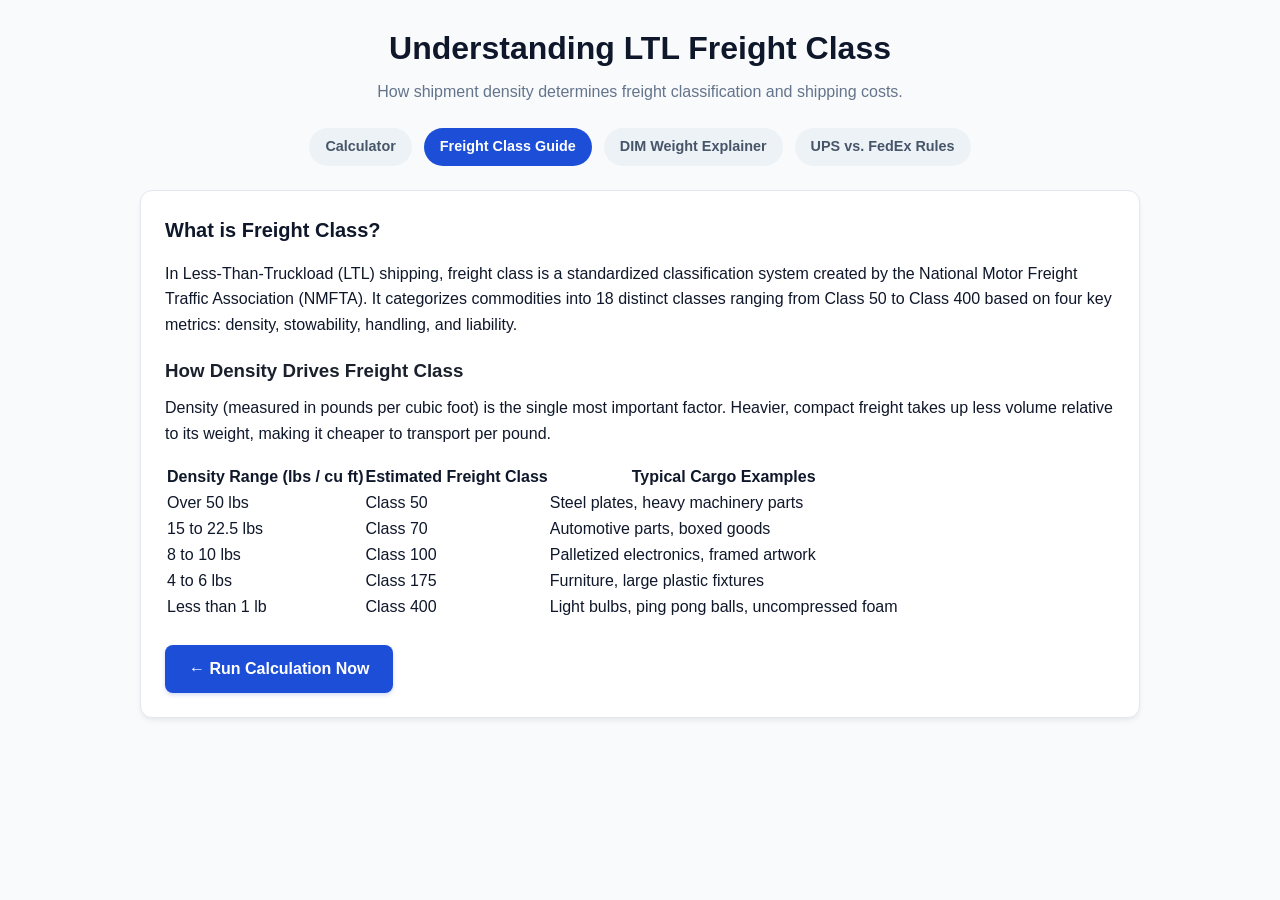
<file: freight-class-guide.html.html>
<!DOCTYPE html>
<html lang="en">
<head>
    <meta charset="UTF-8">
    <meta name="viewport" content="width=device-width, initial-scale=1.0">
    <title>Understanding LTL Freight Classes & Density</title>
    <script async src="https://pagead2.googlesyndication.com/pagead/js/adsbygoogle.js?client=ca-pub-4218227228599951" crossorigin="anonymous"></script>
    <link rel="stylesheet" href="styles.css">
</head>
<body>
    <div class="container">
        <header>
            <h1>Understanding LTL Freight Class</h1>
            <p>How shipment density determines freight classification and shipping costs.</p>
        </header>

        <nav class="top-nav">
            <a href="index.html" class="nav-link">Calculator</a>
            <a href="freight-class-guide.html" class="nav-link active">Freight Class Guide</a>
            <a href="dim-weight-explainer.html" class="nav-link">DIM Weight Explainer</a>
            <a href="ups-vs-fedex-dim.html" class="nav-link">UPS vs. FedEx Rules</a>
        </nav>

        <div class="card guide-content">
            <h2>What is Freight Class?</h2>
            <p>In Less-Than-Truckload (LTL) shipping, freight class is a standardized classification system created by the National Motor Freight Traffic Association (NMFTA). It categorizes commodities into 18 distinct classes ranging from Class 50 to Class 400 based on four key metrics: density, stowability, handling, and liability.</p>

            <h3>How Density Drives Freight Class</h3>
            <p>Density (measured in pounds per cubic foot) is the single most important factor. Heavier, compact freight takes up less volume relative to its weight, making it cheaper to transport per pound.</p>

            <table>
                <thead>
                    <tr>
                        <th>Density Range (lbs / cu ft)</th>
                        <th>Estimated Freight Class</th>
                        <th>Typical Cargo Examples</th>
                    </tr>
                </thead>
                <tbody>
                    <tr><td>Over 50 lbs</td><td>Class 50</td><td>Steel plates, heavy machinery parts</td></tr>
                    <tr><td>15 to 22.5 lbs</td><td>Class 70</td><td>Automotive parts, boxed goods</td></tr>
                    <tr><td>8 to 10 lbs</td><td>Class 100</td><td>Palletized electronics, framed artwork</td></tr>
                    <tr><td>4 to 6 lbs</td><td>Class 175</td><td>Furniture, large plastic fixtures</td></tr>
                    <tr><td>Less than 1 lb</td><td>Class 400</td><td>Light bulbs, ping pong balls, uncompressed foam</td></tr>
                </tbody>
            </table>

            <div style="margin-top: 24px;">
                <a href="index.html" class="btn-primary" style="display: inline-block; text-decoration: none;">← Run Calculation Now</a>
            </div>
        </div>
    </div>
</body>
</html>
</file>
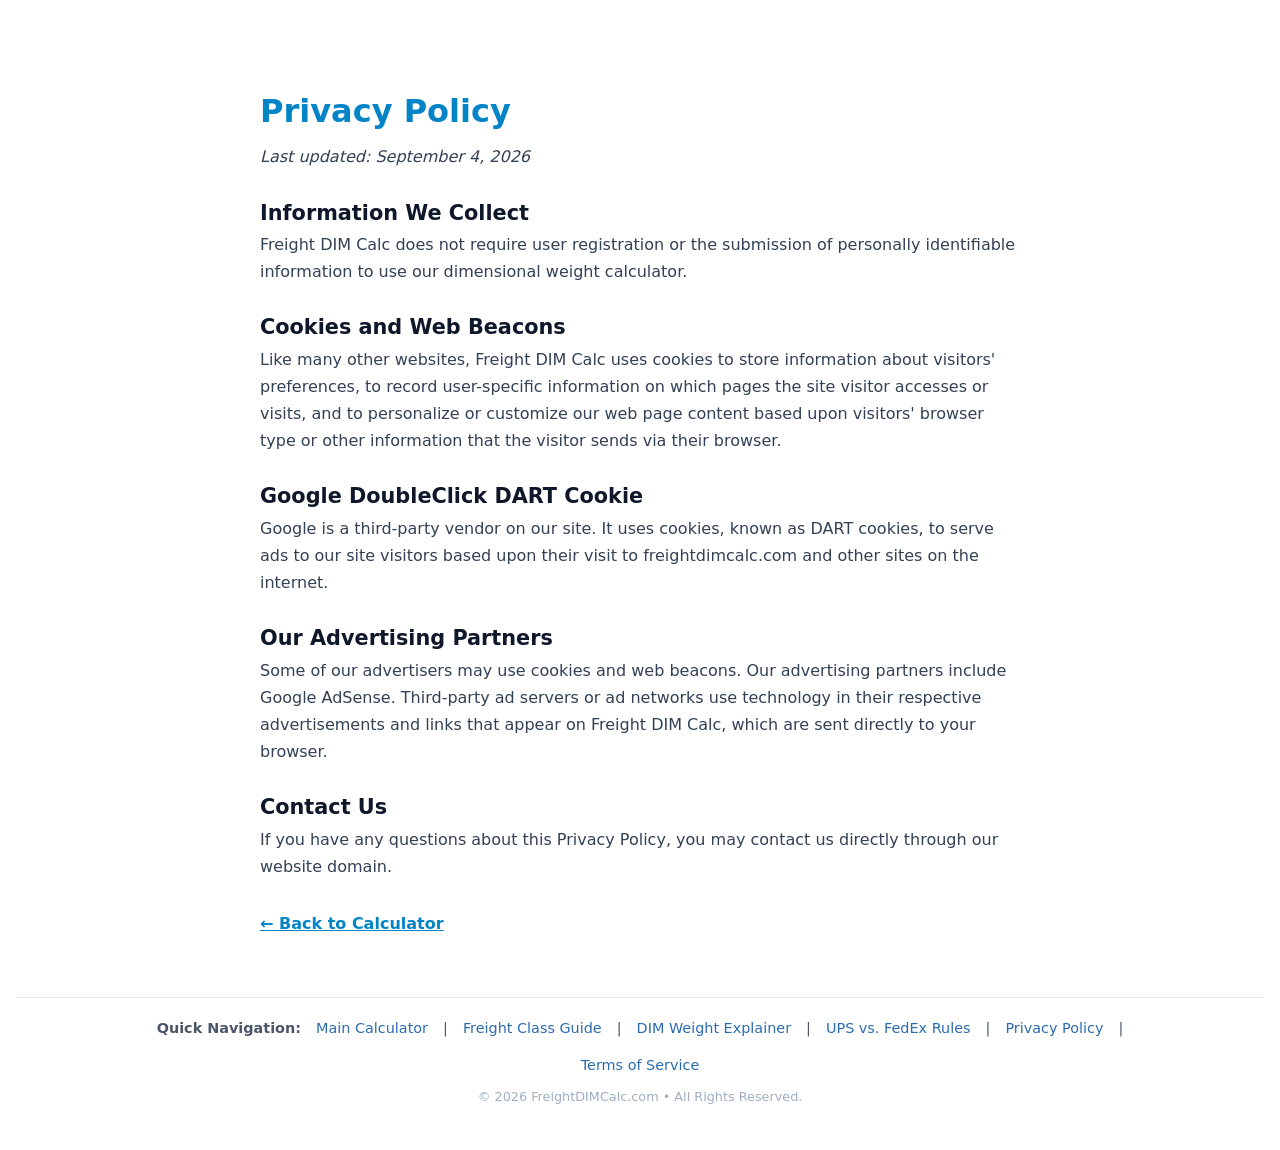
<file: privacy.html>
<!DOCTYPE html>
<html lang="en">
<head>
    <meta charset="UTF-8">
    <meta name="viewport" content="width=device-width, initial-scale=1.0">
    <title>Privacy Policy - Freight DIM Calc</title>
    <link rel="stylesheet" href="styles.css">
    <style>
        body {
            background-color: #ffffff;
            color: #1e293b;
            font-family: system-ui, -apple-system, sans-serif;
        }
        .policy-container {
            max-width: 800px;
            margin: 40px auto;
            padding: 20px;
            line-height: 1.7;
        }
        .policy-container h1 {
            color: #0284c7;
            font-size: 2rem;
            margin-bottom: 5px;
        }
        .policy-container h2 {
            color: #0f172a;
            font-size: 1.3rem;
            margin-top: 25px;
        }
        .policy-container p {
            color: #334155;
        }
        .policy-container a {
            color: #0284c7;
            text-decoration: underline;
            font-weight: 600;
        }
    </style>
</head>
<body>
    <div class="policy-container">
        <h1>Privacy Policy</h1>
        <p><em>Last updated: September 4, 2026</em></p>
        
        <h2>Information We Collect</h2>
        <p>Freight DIM Calc does not require user registration or the submission of personally identifiable information to use our dimensional weight calculator.</p>
        
        <h2>Cookies and Web Beacons</h2>
        <p>Like many other websites, Freight DIM Calc uses cookies to store information about visitors' preferences, to record user-specific information on which pages the site visitor accesses or visits, and to personalize or customize our web page content based upon visitors' browser type or other information that the visitor sends via their browser.</p>

        <h2>Google DoubleClick DART Cookie</h2>
        <p>Google is a third-party vendor on our site. It uses cookies, known as DART cookies, to serve ads to our site visitors based upon their visit to freightdimcalc.com and other sites on the internet.</p>

        <h2>Our Advertising Partners</h2>
        <p>Some of our advertisers may use cookies and web beacons. Our advertising partners include Google AdSense. Third-party ad servers or ad networks use technology in their respective advertisements and links that appear on Freight DIM Calc, which are sent directly to your browser.</p>

        <h2>Contact Us</h2>
        <p>If you have any questions about this Privacy Policy, you may contact us directly through our website domain.</p>
        
        <p style="margin-top: 30px;"><a href="index.html">&larr; Back to Calculator</a></p>
    </div>

    <!-- Unified Footer Links for SEO -->
    <footer style="margin-top: 40px; padding: 20px 0; border-top: 1px solid #e2e8f0; text-align: center; font-size: 0.9rem; color: #4a5568;">
        <div style="max-width: 1000px; margin: 0 auto; display: flex; flex-wrap: wrap; justify-content: center; gap: 15px;">
            <strong>Quick Navigation:</strong>
            <a href="index.html" style="color: #2b6cb0; text-decoration: none;">Main Calculator</a> | 
            <a href="freight-class-guide.html" style="color: #2b6cb0; text-decoration: none;">Freight Class Guide</a> | 
            <a href="dim-weight-explainer.html" style="color: #2b6cb0; text-decoration: none;">DIM Weight Explainer</a> | 
            <a href="ups-vs-fedex-dim.html" style="color: #2b6cb0; text-decoration: none;">UPS vs. FedEx Rules</a> |
            <a href="privacy.html" style="color: #2b6cb0; text-decoration: none;">Privacy Policy</a> |
            <a href="terms.html" style="color: #2b6cb0; text-decoration: none;">Terms of Service</a>
        </div>
        <p style="margin-top: 10px; font-size: 0.8rem; color: #a0aec0;">&copy; 2026 FreightDIMCalc.com &bull; All Rights Reserved.</p>
    </footer>
</body>
</html>
</file>
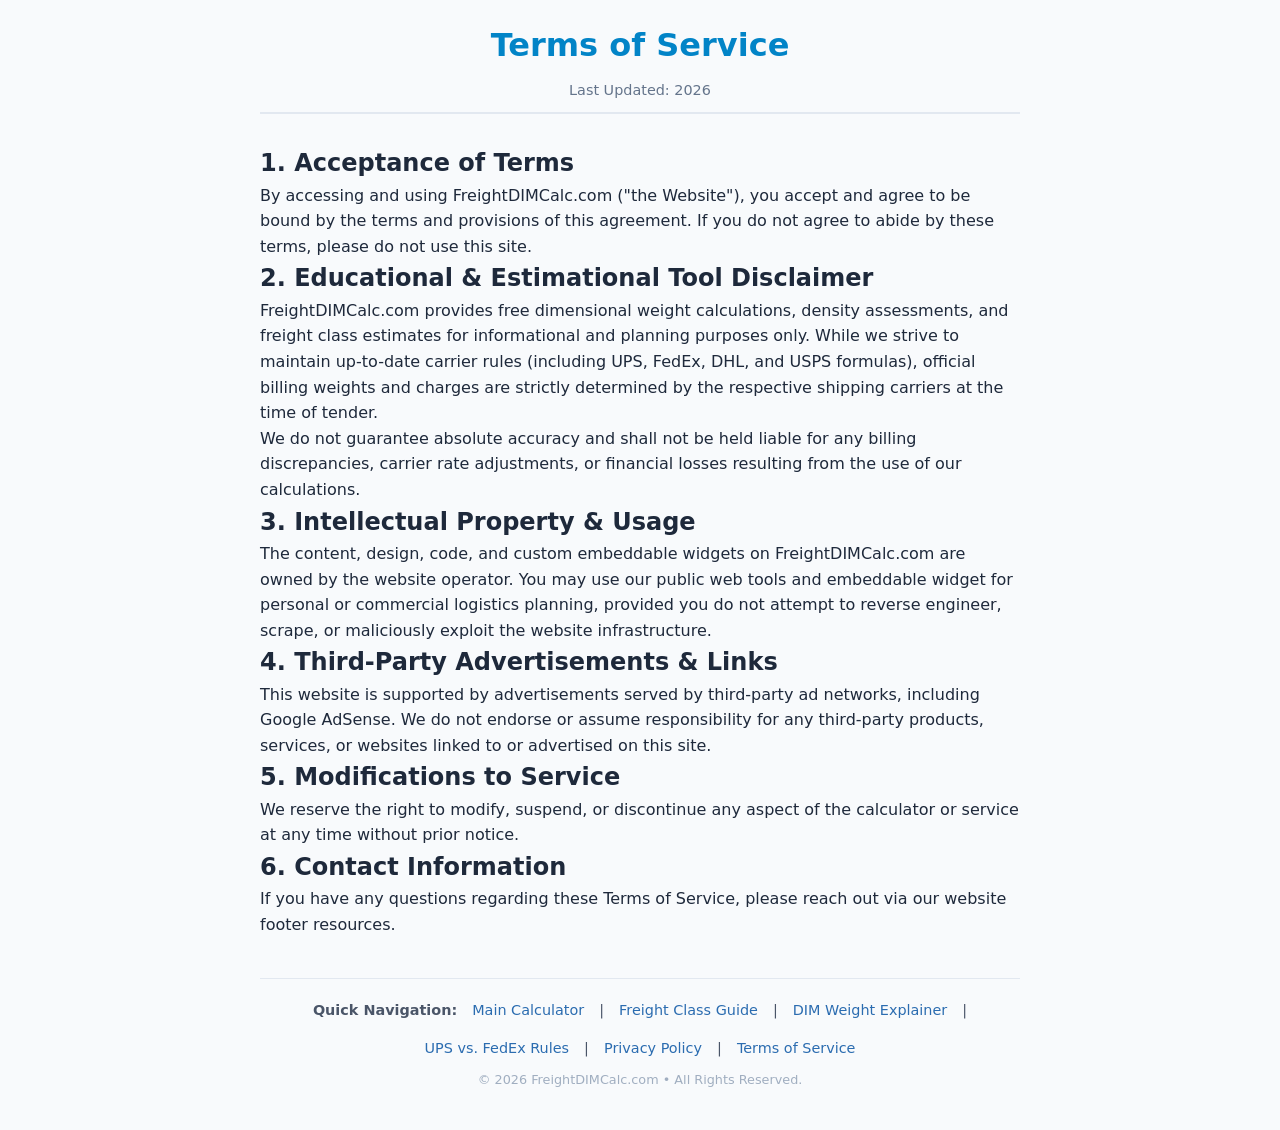
<file: terms.html>
<!DOCTYPE html>
<html lang="en">
<head>
    <meta charset="UTF-8">
    <meta name="viewport" content="width=device-width, initial-scale=1.0">
    <title>Terms of Service | Freight DIM Calc</title>
    <link rel="stylesheet" href="styles.css">
</head>
<body style="font-family: system-ui, -apple-system, sans-serif; line-height: 1.6; color: #1e293b; max-width: 800px; margin: 0 auto; padding: 20px;">
    
    <header style="border-bottom: 2px solid #e2e8f0; padding-bottom: 10px; margin-bottom: 30px;">
        <h1 style="color: #0284c7;">Terms of Service</h1>
        <p style="color: #64748b; font-size: 0.9rem;">Last Updated: 2026</p>
    </header>

    <main>
        <section>
            <h2>1. Acceptance of Terms</h2>
            <p>By accessing and using FreightDIMCalc.com ("the Website"), you accept and agree to be bound by the terms and provisions of this agreement. If you do not agree to abide by these terms, please do not use this site.</p>
        </section>

        <section>
            <h2>2. Educational & Estimational Tool Disclaimer</h2>
            <p>FreightDIMCalc.com provides free dimensional weight calculations, density assessments, and freight class estimates for informational and planning purposes only. While we strive to maintain up-to-date carrier rules (including UPS, FedEx, DHL, and USPS formulas), official billing weights and charges are strictly determined by the respective shipping carriers at the time of tender.</p>
            <p>We do not guarantee absolute accuracy and shall not be held liable for any billing discrepancies, carrier rate adjustments, or financial losses resulting from the use of our calculations.</p>
        </section>

        <section>
            <h2>3. Intellectual Property & Usage</h2>
            <p>The content, design, code, and custom embeddable widgets on FreightDIMCalc.com are owned by the website operator. You may use our public web tools and embeddable widget for personal or commercial logistics planning, provided you do not attempt to reverse engineer, scrape, or maliciously exploit the website infrastructure.</p>
        </section>

        <section>
            <h2>4. Third-Party Advertisements & Links</h2>
            <p>This website is supported by advertisements served by third-party ad networks, including Google AdSense. We do not endorse or assume responsibility for any third-party products, services, or websites linked to or advertised on this site.</p>
        </section>

        <section>
            <h2>5. Modifications to Service</h2>
            <p>We reserve the right to modify, suspend, or discontinue any aspect of the calculator or service at any time without prior notice.</p>
        </section>

        <section>
            <h2>6. Contact Information</h2>
            <p>If you have any questions regarding these Terms of Service, please reach out via our website footer resources.</p>
        </section>
    </main>

    <!-- Unified Footer Links for SEO -->
    <footer style="margin-top: 40px; padding: 20px 0; border-top: 1px solid #e2e8f0; text-align: center; font-size: 0.9rem; color: #4a5568;">
        <div style="max-width: 1000px; margin: 0 auto; display: flex; flex-wrap: wrap; justify-content: center; gap: 15px;">
            <strong>Quick Navigation:</strong>
            <a href="index.html" style="color: #2b6cb0; text-decoration: none;">Main Calculator</a> | 
            <a href="freight-class-guide.html" style="color: #2b6cb0; text-decoration: none;">Freight Class Guide</a> | 
            <a href="dim-weight-explainer.html" style="color: #2b6cb0; text-decoration: none;">DIM Weight Explainer</a> | 
            <a href="ups-vs-fedex-dim.html" style="color: #2b6cb0; text-decoration: none;">UPS vs. FedEx Rules</a> |
            <a href="privacy.html" style="color: #2b6cb0; text-decoration: none;">Privacy Policy</a> |
            <a href="terms.html" style="color: #2b6cb0; text-decoration: none;">Terms of Service</a>
        </div>
        <p style="margin-top: 10px; font-size: 0.8rem; color: #a0aec0;">&copy; 2026 FreightDIMCalc.com &bull; All Rights Reserved.</p>
    </footer>

</body>
</html>
</file>
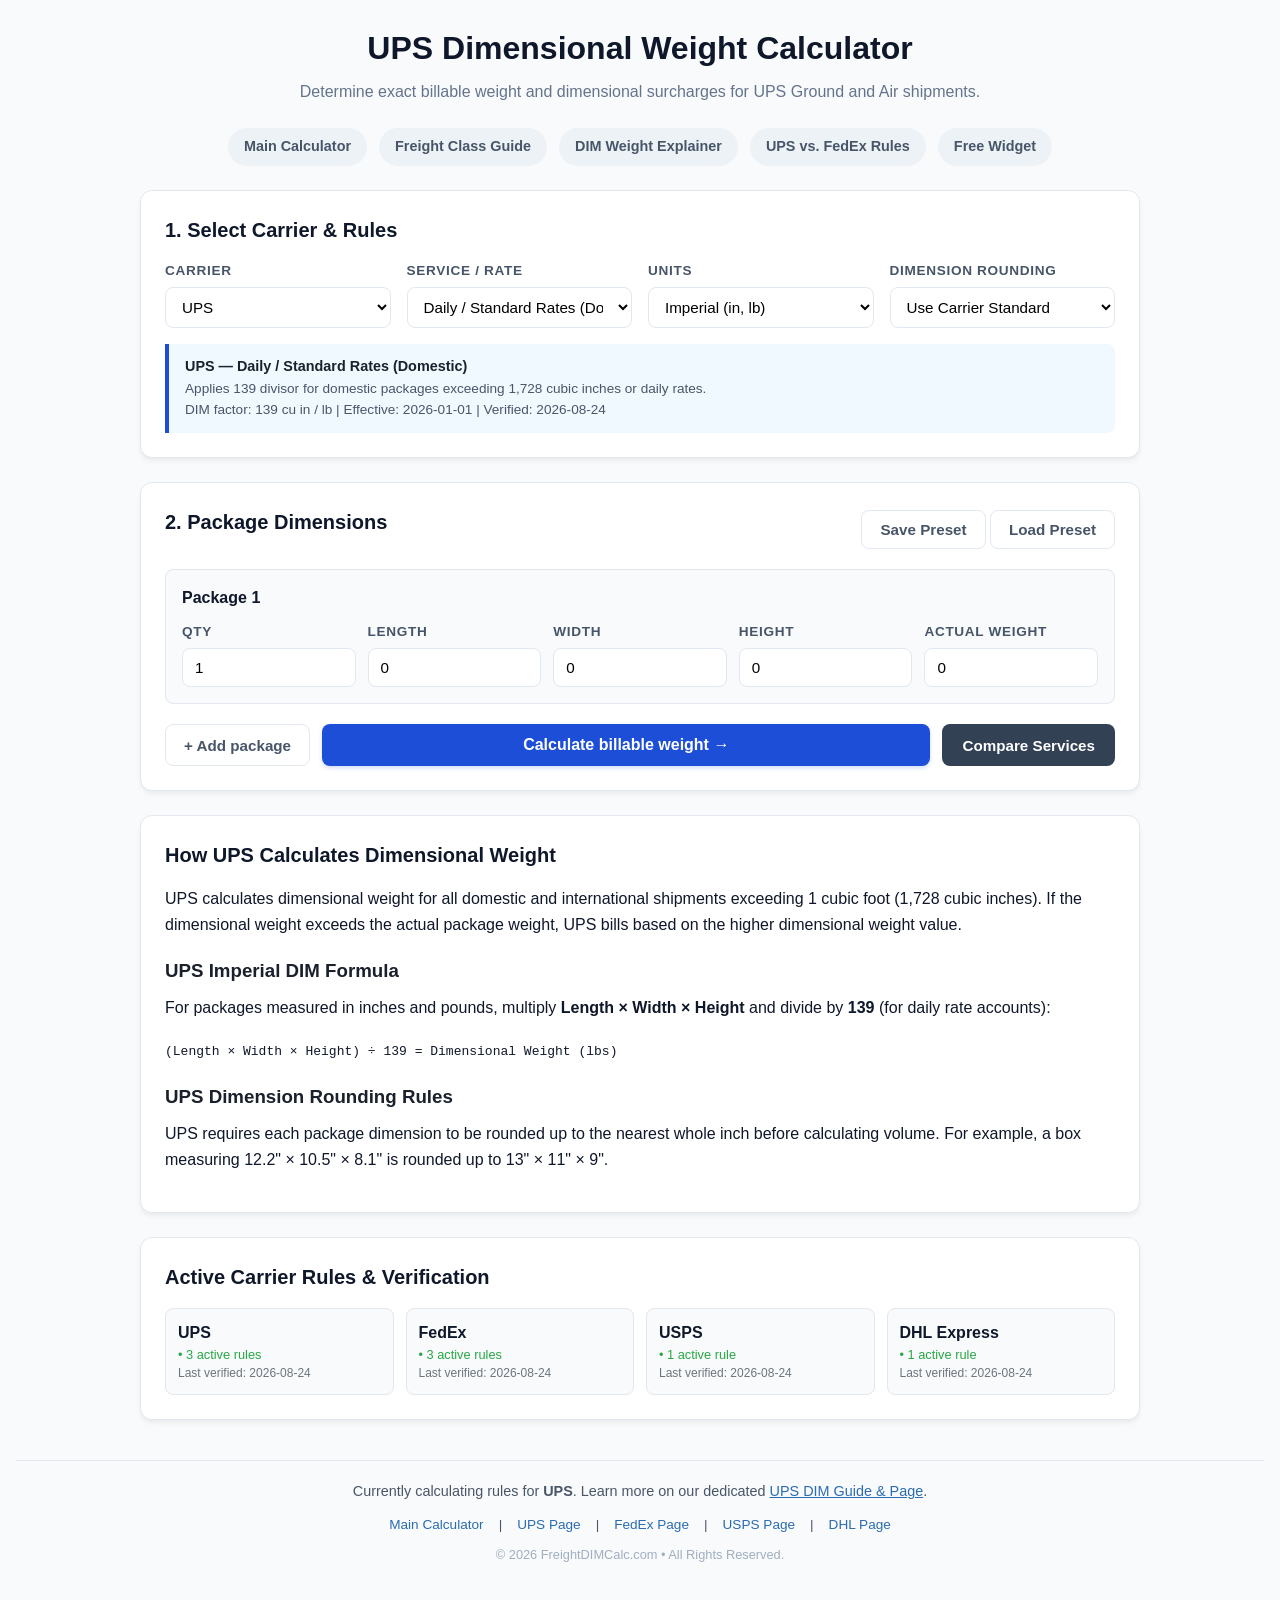
<file: ups-dim-calculator.html>
<!DOCTYPE html>
<html lang="en">
<head>
    <meta charset="UTF-8">
    <meta name="viewport" content="width=device-width, initial-scale=1.0">
    <title>UPS DIM Weight Calculator | Estimate Billable Freight Weight</title>
    <meta name="description" content="Calculate dimensional weight for UPS Ground and Worldwide Express packages using official UPS divisors and rounding rules.">
    <script async src="https://pagead2.googlesyndication.com/pagead/js/adsbygoogle.js?client=ca-pub-4218227228599951" crossorigin="anonymous"></script>
    <link rel="stylesheet" href="styles.css">
</head>
<body>
    <div class="container">
        <header>
            <h1>UPS Dimensional Weight Calculator</h1>
            <p>Determine exact billable weight and dimensional surcharges for UPS Ground and Air shipments.</p>
        </header>

        <!-- Navigation Bar -->
        <nav class="top-nav">
            <a href="index.html" class="nav-link">Main Calculator</a>
            <a href="freight-class-guide.html" class="nav-link">Freight Class Guide</a>
            <a href="dim-weight-explainer.html" class="nav-link">DIM Weight Explainer</a>
            <a href="ups-vs-fedex-dim.html" class="nav-link">UPS vs. FedEx Rules</a>
            <a href="embed-widget.html" class="nav-link">Free Widget</a>
        </nav>

        <!-- Calculator Tool Section -->
        <div class="card">
            <h2>1. Select Carrier & Rules</h2>
            <div class="form-grid">
                <div class="form-group">
                    <label for="carrier-select">Carrier</label>
                    <select id="carrier-select"></select>
                </div>
                <div class="form-group">
                    <label for="service-select">Service / Rate</label>
                    <select id="service-select"></select>
                </div>
                <div class="form-group">
                    <label for="unit-select">Units</label>
                    <select id="unit-select">
                        <option value="imperial">Imperial (in, lb)</option>
                        <option value="metric">Metric (cm, kg)</option>
                    </select>
                </div>
                <div class="form-group">
                    <label for="rounding-select">Dimension Rounding</label>
                    <select id="rounding-select">
                        <option value="carrier">Use Carrier Standard</option>
                        <option value="up">Round Up Always</option>
                        <option value="exact">Exact (No Rounding)</option>
                    </select>
                </div>
            </div>
            <div id="rule-info" class="info-box">Loading rule info...</div>
        </div>

        <div class="card">
            <div class="card-header-actions">
                <h2>2. Package Dimensions</h2>
                <div class="preset-controls">
                    <button type="button" class="btn-secondary" onclick="savePreset()">Save Preset</button>
                    <button type="button" class="btn-secondary" onclick="loadPreset()">Load Preset</button>
                </div>
            </div>

            <div id="package-rows"></div>

            <div class="button-group">
                <button type="button" class="btn-secondary" onclick="addPackageRow()">+ Add package</button>
                <button type="button" class="btn-primary" onclick="calculate()">Calculate billable weight &rarr;</button>
                <button type="button" class="btn-dark" onclick="compareServices()">Compare Services</button>
            </div>
        </div>

        <!-- Calculation Results -->
        <div id="results-card" class="card results-card" style="display: none;">
            <div class="card-header-actions">
                <h2>3. Calculation Summary</h2>
                <div class="export-controls">
                    <button type="button" class="btn-secondary" onclick="exportCSV()">Export CSV</button>
                    <button type="button" class="btn-secondary" onclick="exportPDF()">Print / Save PDF</button>
                </div>
            </div>
            <div class="summary-banner" id="summary-banner"></div>
            <div id="comparison-section" style="display: none;">
                <h3>Carrier Comparison Summary</h3>
                <div class="table-container">
                    <table class="data-table" id="comparison-table">
                        <thead>
                            <tr>
                                <th>Carrier / Rule</th>
                                <th>DIM Factor</th>
                                <th>Actual Wt</th>
                                <th>DIM Wt</th>
                                <th>Billable Wt</th>
                            </tr>
                        </thead>
                        <tbody></tbody>
                    </table>
                </div>
            </div>
            <h3>Package Details</h3>
            <div class="table-container">
                <table class="data-table" id="results-table">
                    <thead>
                        <tr>
                            <th>Pkg #</th>
                            <th>Qty</th>
                            <th>Dimensions</th>
                            <th>Volume</th>
                            <th>Actual Wt</th>
                            <th>DIM Wt</th>
                            <th>Density</th>
                            <th>Est. Freight Class</th>
                        </tr>
                    </thead>
                    <tbody></tbody>
                </table>
            </div>
        </div>

        <!-- SEO Content Section -->
        <div class="card guide-content">
            <h2>How UPS Calculates Dimensional Weight</h2>
            <p>UPS calculates dimensional weight for all domestic and international shipments exceeding 1 cubic foot (1,728 cubic inches). If the dimensional weight exceeds the actual package weight, UPS bills based on the higher dimensional weight value.</p>
            
            <h3>UPS Imperial DIM Formula</h3>
            <p>For packages measured in inches and pounds, multiply <strong>Length × Width × Height</strong> and divide by <strong>139</strong> (for daily rate accounts):</p>
            <p><code>(Length × Width × Height) ÷ 139 = Dimensional Weight (lbs)</code></p>

            <h3>UPS Dimension Rounding Rules</h3>
            <p>UPS requires each package dimension to be rounded up to the nearest whole inch before calculating volume. For example, a box measuring 12.2" × 10.5" × 8.1" is rounded up to 13" × 11" × 9".</p>
        </div>

        <div class="card">
            <h2>Active Carrier Rules & Verification</h2>
            <div class="status-grid" id="status-list"></div>
        </div>
    </div>

    <!-- Dynamic Carrier Info Footer -->
    <footer style="margin-top: 40px; padding: 20px 0; border-top: 1px solid #e2e8f0; text-align: center; font-size: 0.9rem; color: #4a5568;">
        <div id="dynamic-carrier-footer" style="margin-bottom: 12px; font-weight: 500;">
            <!-- Javascript populates this dynamically -->
        </div>
        <div style="max-width: 1000px; margin: 0 auto; display: flex; flex-wrap: wrap; justify-content: center; gap: 15px; font-size: 0.85rem;">
            <a href="index.html" style="color: #2b6cb0; text-decoration: none;">Main Calculator</a> | 
            <a href="ups-dim-calculator.html" style="color: #2b6cb0; text-decoration: none;">UPS Page</a> | 
            <a href="fedex-dim-calculator.html" style="color: #2b6cb0; text-decoration: none;">FedEx Page</a> | 
            <a href="usps-dim-calculator.html" style="color: #2b6cb0; text-decoration: none;">USPS Page</a> | 
            <a href="dhl-dim-calculator.html" style="color: #2b6cb0; text-decoration: none;">DHL Page</a>
        </div>
        <p style="margin-top: 10px; font-size: 0.8rem; color: #a0aec0;">&copy; 2026 FreightDIMCalc.com &bull; All Rights Reserved.</p>
    </footer>

    <script src="carrier-rules.js"></script>
    <script src="calculator.js"></script>
    <script>
        // Pre-select UPS automatically when the page loads
        document.addEventListener("DOMContentLoaded", () => {
            const carrierSelect = document.getElementById("carrier-select");
            if (carrierSelect) {
                carrierSelect.value = "ups";
                onCarrierChange();
            }
        });
    </script>
</body>
</html>
</file>
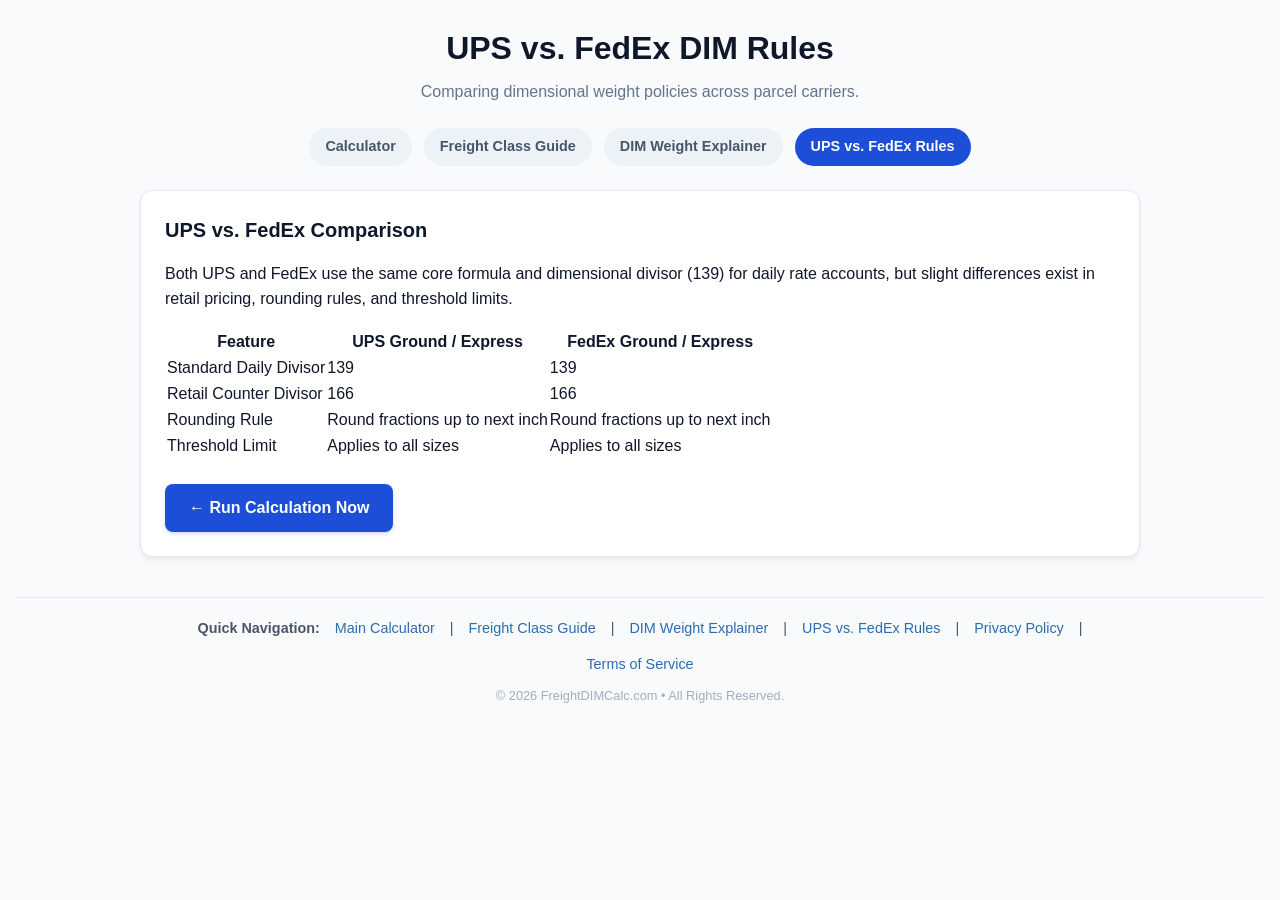
<file: ups-vs-fedex-dim.html>
<!DOCTYPE html>
<html lang="en">
<head>
    <meta charset="UTF-8">
    <meta name="viewport" content="width=device-width, initial-scale=1.0">
    <title>UPS vs. FedEx DIM Rules Comparison</title>
    <script async src="https://pagead2.googlesyndication.com/pagead/js/adsbygoogle.js?client=ca-pub-4218227228599951" crossorigin="anonymous"></script>
    <link rel="stylesheet" href="styles.css">
</head>
<body>
    <div class="container">
        <header>
            <h1>UPS vs. FedEx DIM Rules</h1>
            <p>Comparing dimensional weight policies across parcel carriers.</p>
        </header>

        <nav class="top-nav">
            <a href="index.html" class="nav-link">Calculator</a>
            <a href="freight-class-guide.html" class="nav-link">Freight Class Guide</a>
            <a href="dim-weight-explainer.html" class="nav-link">DIM Weight Explainer</a>
            <a href="ups-vs-fedex-dim.html" class="nav-link active">UPS vs. FedEx Rules</a>
        </nav>

        <div class="card guide-content">
            <h2>UPS vs. FedEx Comparison</h2>
            <p>Both UPS and FedEx use the same core formula and dimensional divisor (139) for daily rate accounts, but slight differences exist in retail pricing, rounding rules, and threshold limits.</p>

            <table>
                <thead>
                    <tr>
                        <th>Feature</th>
                        <th>UPS Ground / Express</th>
                        <th>FedEx Ground / Express</th>
                    </tr>
                </thead>
                <tbody>
                    <tr><td>Standard Daily Divisor</td><td>139</td><td>139</td></tr>
                    <tr><td>Retail Counter Divisor</td><td>166</td><td>166</td></tr>
                    <tr><td>Rounding Rule</td><td>Round fractions up to next inch</td><td>Round fractions up to next inch</td></tr>
                    <tr><td>Threshold Limit</td><td>Applies to all sizes</td><td>Applies to all sizes</td></tr>
                </tbody>
            </table>

            <div style="margin-top: 24px;">
                <a href="index.html" class="btn-primary" style="display: inline-block; text-decoration: none;">← Run Calculation Now</a>
            </div>
        </div>
    </div>

    <!-- Unified Footer Links for SEO -->
    <footer style="margin-top: 40px; padding: 20px 0; border-top: 1px solid #e2e8f0; text-align: center; font-size: 0.9rem; color: #4a5568;">
        <div style="max-width: 1000px; margin: 0 auto; display: flex; flex-wrap: wrap; justify-content: center; gap: 15px;">
            <strong>Quick Navigation:</strong>
            <a href="index.html" style="color: #2b6cb0; text-decoration: none;">Main Calculator</a> | 
            <a href="freight-class-guide.html" style="color: #2b6cb0; text-decoration: none;">Freight Class Guide</a> | 
            <a href="dim-weight-explainer.html" style="color: #2b6cb0; text-decoration: none;">DIM Weight Explainer</a> | 
            <a href="ups-vs-fedex-dim.html" style="color: #2b6cb0; text-decoration: none;">UPS vs. FedEx Rules</a> |
            <a href="privacy.html" style="color: #2b6cb0; text-decoration: none;">Privacy Policy</a> |
            <a href="terms.html" style="color: #2b6cb0; text-decoration: none;">Terms of Service</a>
        </div>
        <p style="margin-top: 10px; font-size: 0.8rem; color: #a0aec0;">&copy; 2026 FreightDIMCalc.com &bull; All Rights Reserved.</p>
    </footer>
</body>
</html>
</file>
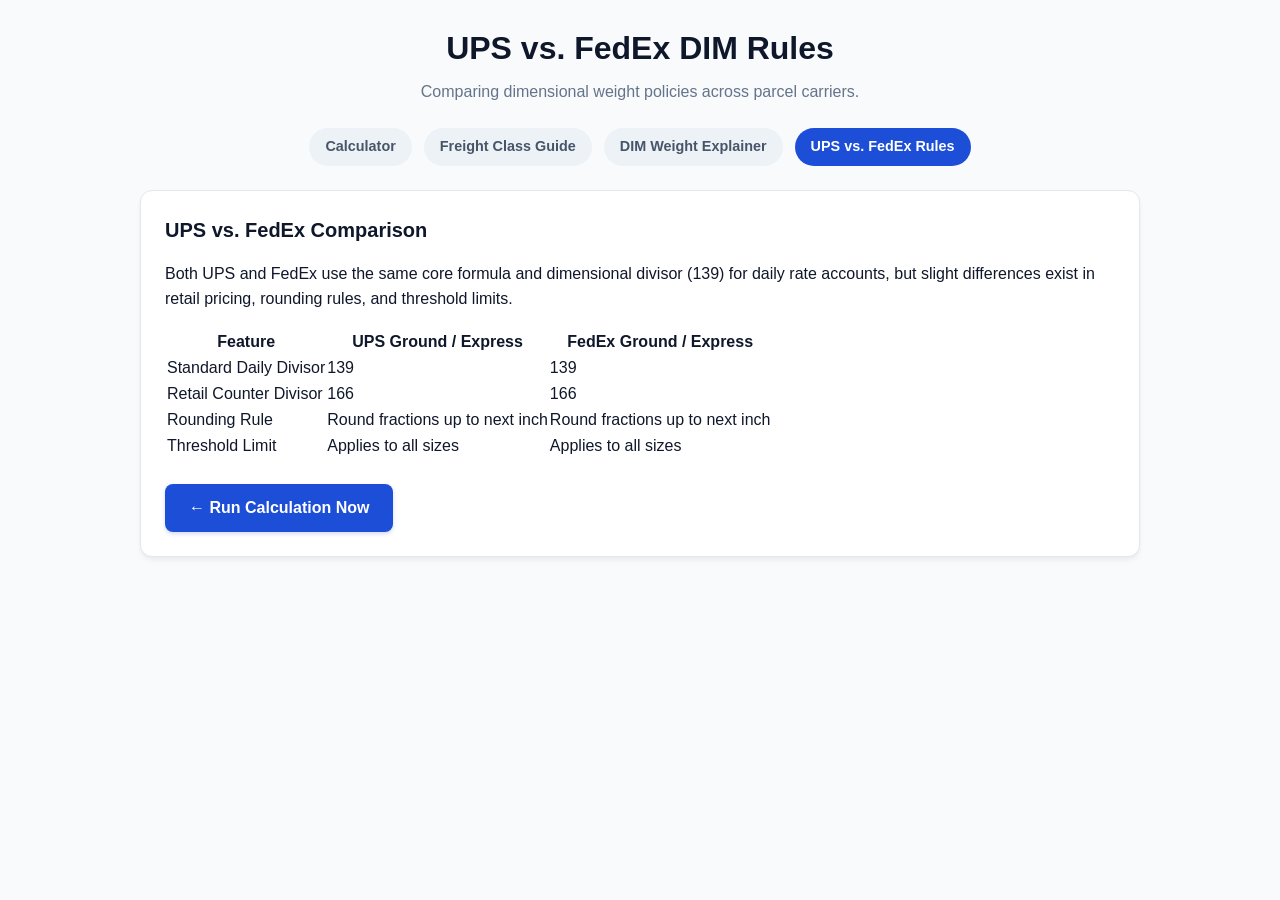
<file: ups-vs-fedex-dim.html.html>
<!DOCTYPE html>
<html lang="en">
<head>
    <meta charset="UTF-8">
    <meta name="viewport" content="width=device-width, initial-scale=1.0">
    <title>UPS vs. FedEx DIM Rules Comparison</title>
    <script async src="https://pagead2.googlesyndication.com/pagead/js/adsbygoogle.js?client=ca-pub-4218227228599951" crossorigin="anonymous"></script>
    <link rel="stylesheet" href="styles.css">
</head>
<body>
    <div class="container">
        <header>
            <h1>UPS vs. FedEx DIM Rules</h1>
            <p>Comparing dimensional weight policies across parcel carriers.</p>
        </header>

        <nav class="top-nav">
            <a href="index.html" class="nav-link">Calculator</a>
            <a href="freight-class-guide.html" class="nav-link">Freight Class Guide</a>
            <a href="dim-weight-explainer.html" class="nav-link">DIM Weight Explainer</a>
            <a href="ups-vs-fedex-dim.html" class="nav-link active">UPS vs. FedEx Rules</a>
        </nav>

        <div class="card guide-content">
            <h2>UPS vs. FedEx Comparison</h2>
            <p>Both UPS and FedEx use the same core formula and dimensional divisor (139) for daily rate accounts, but slight differences exist in retail pricing, rounding rules, and threshold limits.</p>

            <table>
                <thead>
                    <tr>
                        <th>Feature</th>
                        <th>UPS Ground / Express</th>
                        <th>FedEx Ground / Express</th>
                    </tr>
                </thead>
                <tbody>
                    <tr><td>Standard Daily Divisor</td><td>139</td><td>139</td></tr>
                    <tr><td>Retail Counter Divisor</td><td>166</td><td>166</td></tr>
                    <tr><td>Rounding Rule</td><td>Round fractions up to next inch</td><td>Round fractions up to next inch</td></tr>
                    <tr><td>Threshold Limit</td><td>Applies to all sizes</td><td>Applies to all sizes</td></tr>
                </tbody>
            </table>

            <div style="margin-top: 24px;">
                <a href="index.html" class="btn-primary" style="display: inline-block; text-decoration: none;">← Run Calculation Now</a>
            </div>
        </div>
    </div>
</body>
</html>
</file>
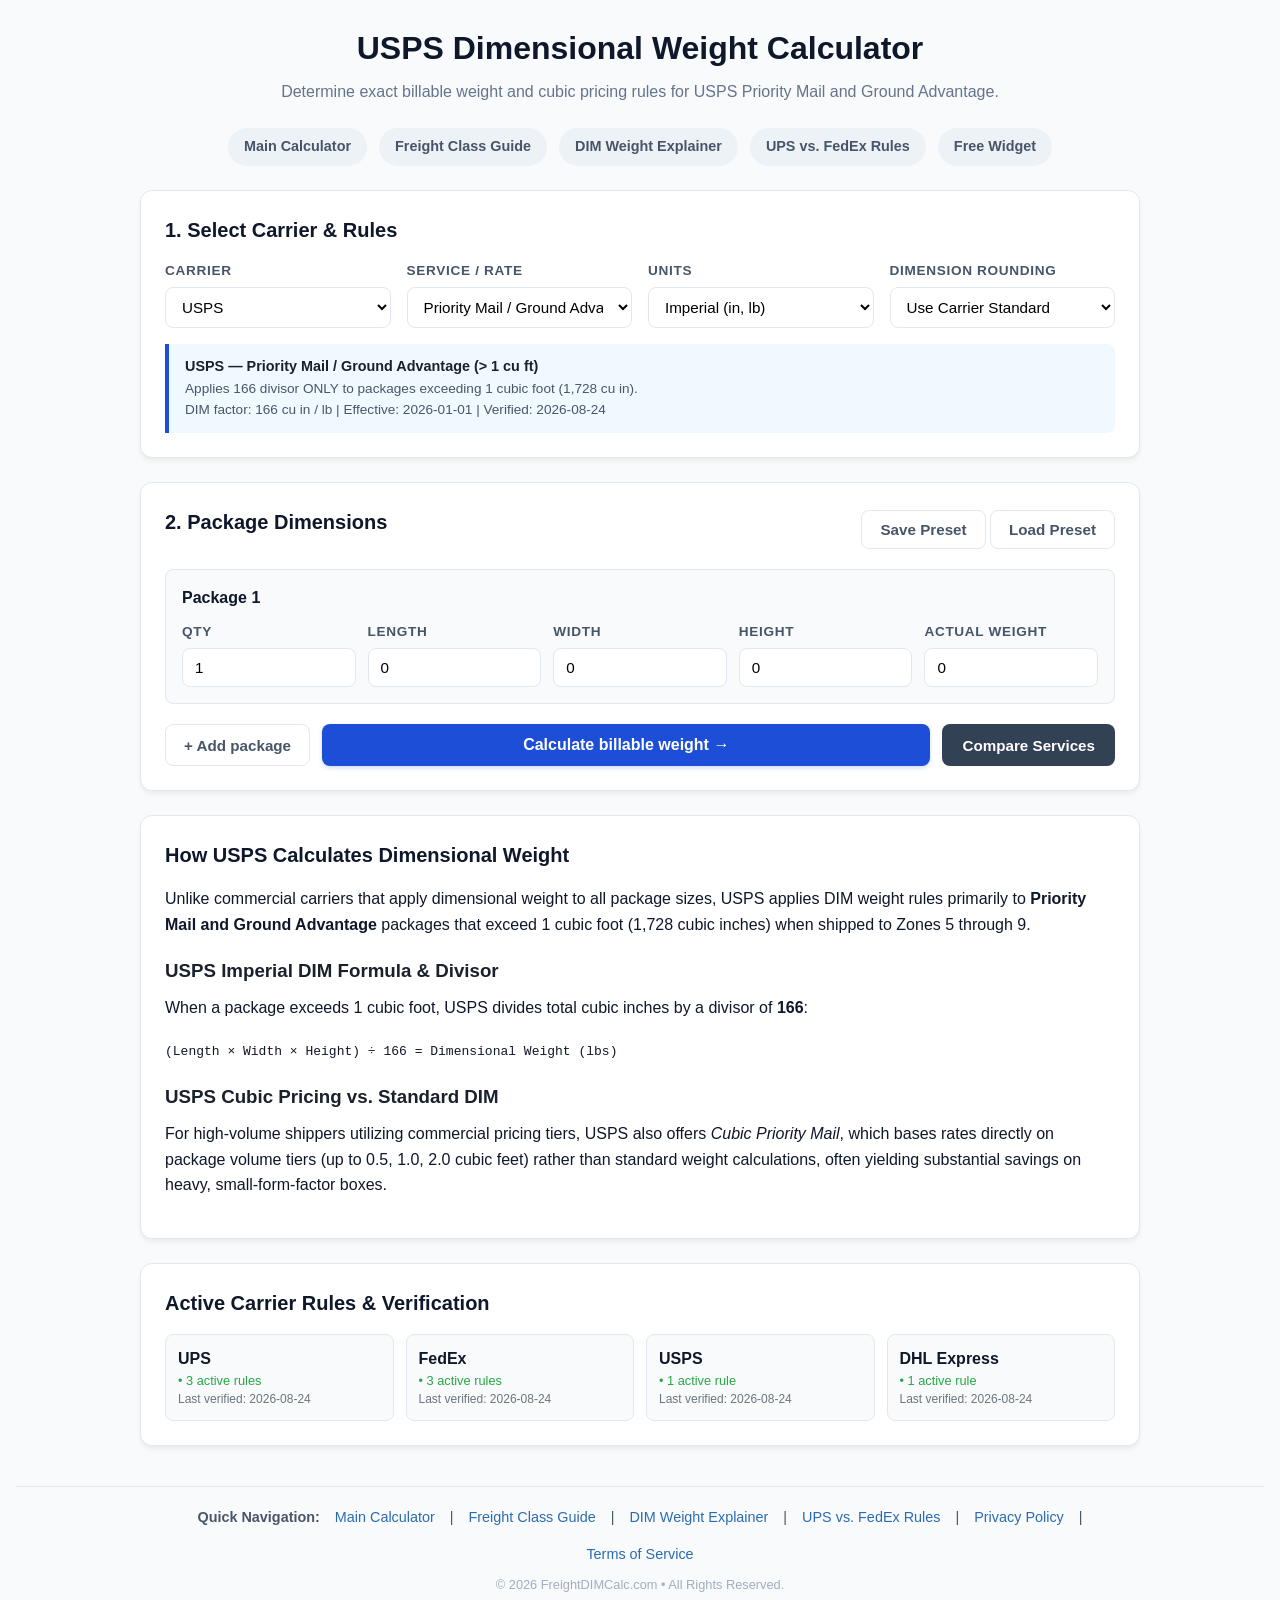
<file: usps-dim-calculator.html>
<!DOCTYPE html>
<html lang="en">
<head>
    <meta charset="UTF-8">
    <meta name="viewport" content="width=device-width, initial-scale=1.0">
    <title>USPS DIM Weight Calculator | Priority Mail & Ground Advantage Rules</title>
    <meta name="description" content="Calculate dimensional weight for USPS Priority Mail and Ground Advantage packages using official USPS divisors and cubic thresholds.">
    <script async src="https://pagead2.googlesyndication.com/pagead/js/adsbygoogle.js?client=ca-pub-4218227228599951" crossorigin="anonymous"></script>
    <link rel="stylesheet" href="styles.css">
</head>
<body>
    <div class="container">
        <header>
            <h1>USPS Dimensional Weight Calculator</h1>
            <p>Determine exact billable weight and cubic pricing rules for USPS Priority Mail and Ground Advantage.</p>
        </header>

        <!-- Navigation Bar -->
        <nav class="top-nav">
            <a href="index.html" class="nav-link">Main Calculator</a>
            <a href="freight-class-guide.html" class="nav-link">Freight Class Guide</a>
            <a href="dim-weight-explainer.html" class="nav-link">DIM Weight Explainer</a>
            <a href="ups-vs-fedex-dim.html" class="nav-link">UPS vs. FedEx Rules</a>
            <a href="embed-widget.html" class="nav-link">Free Widget</a>
        </nav>

        <!-- Calculator Tool Section -->
        <div class="card">
            <h2>1. Select Carrier & Rules</h2>
            <div class="form-grid">
                <div class="form-group">
                    <label for="carrier-select">Carrier</label>
                    <select id="carrier-select"></select>
                </div>
                <div class="form-group">
                    <label for="service-select">Service / Rate</label>
                    <select id="service-select"></select>
                </div>
                <div class="form-group">
                    <label for="unit-select">Units</label>
                    <select id="unit-select">
                        <option value="imperial">Imperial (in, lb)</option>
                        <option value="metric">Metric (cm, kg)</option>
                    </select>
                </div>
                <div class="form-group">
                    <label for="rounding-select">Dimension Rounding</label>
                    <select id="rounding-select">
                        <option value="carrier">Use Carrier Standard</option>
                        <option value="up">Round Up Always</option>
                        <option value="exact">Exact (No Rounding)</option>
                    </select>
                </div>
            </div>
            <div id="rule-info" class="info-box">Loading rule info...</div>
        </div>

        <div class="card">
            <div class="card-header-actions">
                <h2>2. Package Dimensions</h2>
                <div class="preset-controls">
                    <button type="button" class="btn-secondary" onclick="savePreset()">Save Preset</button>
                    <button type="button" class="btn-secondary" onclick="loadPreset()">Load Preset</button>
                </div>
            </div>

            <div id="package-rows"></div>

            <div class="button-group">
                <button type="button" class="btn-secondary" onclick="addPackageRow()">+ Add package</button>
                <button type="button" class="btn-primary" onclick="calculate()">Calculate billable weight &rarr;</button>
                <button type="button" class="btn-dark" onclick="compareServices()">Compare Services</button>
            </div>
        </div>

        <!-- Calculation Results -->
        <div id="results-card" class="card results-card" style="display: none;">
            <div class="card-header-actions">
                <h2>3. Calculation Summary</h2>
                <div class="export-controls">
                    <button type="button" class="btn-secondary" onclick="exportCSV()">Export CSV</button>
                    <button type="button" class="btn-secondary" onclick="exportPDF()">Print / Save PDF</button>
                </div>
            </div>
            <div class="summary-banner" id="summary-banner"></div>
            <div id="comparison-section" style="display: none;">
                <h3>Carrier Comparison Summary</h3>
                <div class="table-container">
                    <table class="data-table" id="comparison-table">
                        <thead>
                            <tr>
                                <th>Carrier / Rule</th>
                                <th>DIM Factor</th>
                                <th>Actual Wt</th>
                                <th>DIM Wt</th>
                                <th>Billable Wt</th>
                            </tr>
                        </thead>
                        <tbody></tbody>
                    </table>
                </div>
            </div>
            <h3>Package Details</h3>
            <div class="table-container">
                <table class="data-table" id="results-table">
                    <thead>
                        <tr>
                            <th>Pkg #</th>
                            <th>Qty</th>
                            <th>Dimensions</th>
                            <th>Volume</th>
                            <th>Actual Wt</th>
                            <th>DIM Wt</th>
                            <th>Density</th>
                            <th>Est. Freight Class</th>
                        </tr>
                    </thead>
                    <tbody></tbody>
                </table>
            </div>
        </div>

        <!-- SEO Content Section -->
        <div class="card guide-content">
            <h2>How USPS Calculates Dimensional Weight</h2>
            <p>Unlike commercial carriers that apply dimensional weight to all package sizes, USPS applies DIM weight rules primarily to <strong>Priority Mail and Ground Advantage</strong> packages that exceed 1 cubic foot (1,728 cubic inches) when shipped to Zones 5 through 9.</p>
            
            <h3>USPS Imperial DIM Formula & Divisor</h3>
            <p>When a package exceeds 1 cubic foot, USPS divides total cubic inches by a divisor of <strong>166</strong>:</p>
            <p><code>(Length × Width × Height) ÷ 166 = Dimensional Weight (lbs)</code></p>

            <h3>USPS Cubic Pricing vs. Standard DIM</h3>
            <p>For high-volume shippers utilizing commercial pricing tiers, USPS also offers <em>Cubic Priority Mail</em>, which bases rates directly on package volume tiers (up to 0.5, 1.0, 2.0 cubic feet) rather than standard weight calculations, often yielding substantial savings on heavy, small-form-factor boxes.</p>
        </div>

        <div class="card">
            <h2>Active Carrier Rules & Verification</h2>
            <div class="status-grid" id="status-list"></div>
        </div>
    </div>

    <!-- Unified Footer Links for SEO -->
    <footer style="margin-top: 40px; padding: 20px 0; border-top: 1px solid #e2e8f0; text-align: center; font-size: 0.9rem; color: #4a5568;">
        <div style="max-width: 1000px; margin: 0 auto; display: flex; flex-wrap: wrap; justify-content: center; gap: 15px;">
            <strong>Quick Navigation:</strong>
            <a href="index.html" style="color: #2b6cb0; text-decoration: none;">Main Calculator</a> | 
            <a href="freight-class-guide.html" style="color: #2b6cb0; text-decoration: none;">Freight Class Guide</a> | 
            <a href="dim-weight-explainer.html" style="color: #2b6cb0; text-decoration: none;">DIM Weight Explainer</a> | 
            <a href="ups-vs-fedex-dim.html" style="color: #2b6cb0; text-decoration: none;">UPS vs. FedEx Rules</a> |
            <a href="privacy.html" style="color: #2b6cb0; text-decoration: none;">Privacy Policy</a> |
            <a href="terms.html" style="color: #2b6cb0; text-decoration: none;">Terms of Service</a>
        </div>
        <p style="margin-top: 10px; font-size: 0.8rem; color: #a0aec0;">&copy; 2026 FreightDIMCalc.com &bull; All Rights Reserved.</p>
    </footer>

    <script src="carrier-rules.js"></script>
    <script src="calculator.js"></script>
    <script>
        // Pre-select USPS automatically when the page loads
        document.addEventListener("DOMContentLoaded", () => {
            const carrierSelect = document.getElementById("carrier-select");
            if (carrierSelect) {
                carrierSelect.value = "usps";
                onCarrierChange();
            }
        });
    </script>
</body>
</html>
</file>
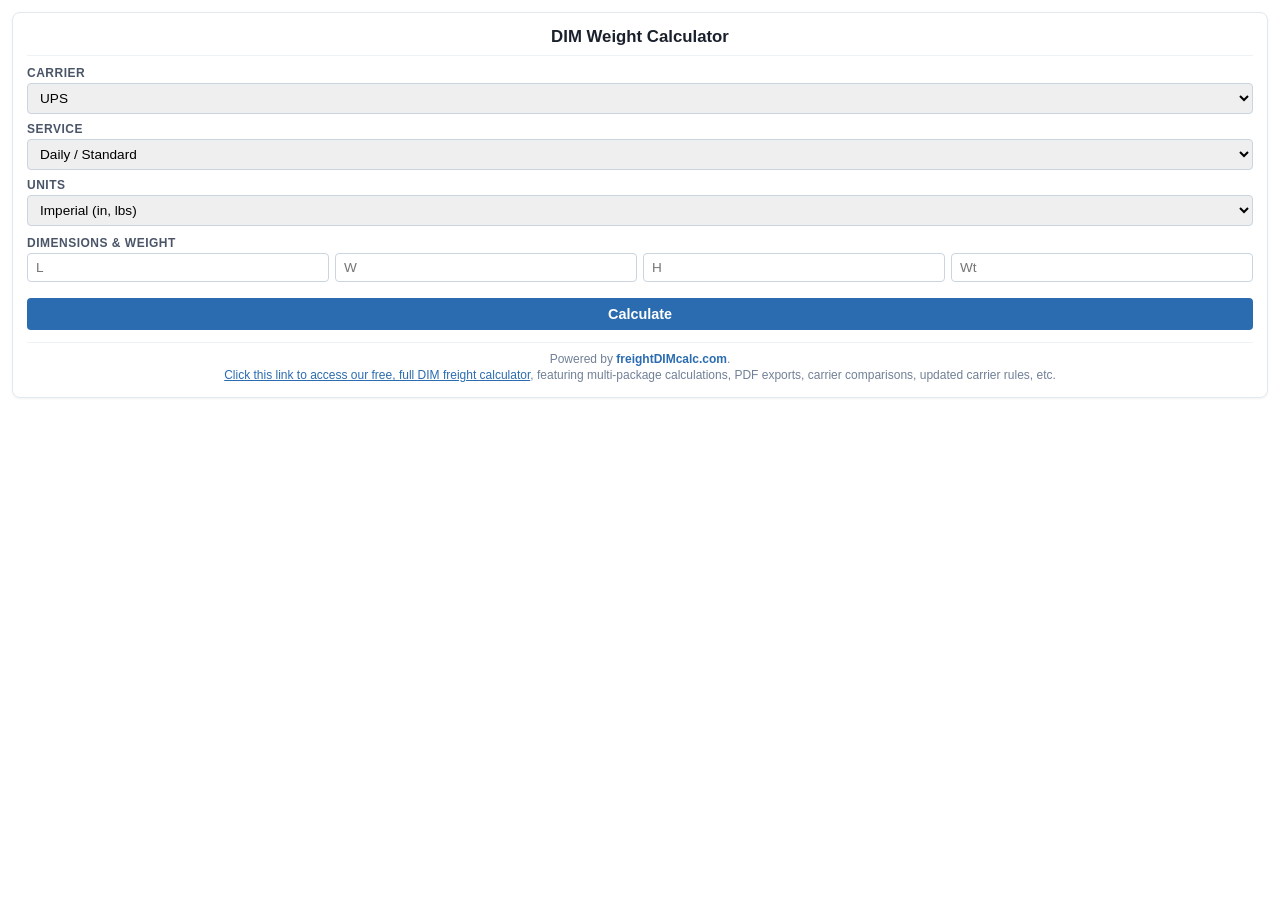
<file: widget.html>
<!DOCTYPE html>
<html lang="en">
<head>
    <meta charset="UTF-8">
    <meta name="viewport" content="width=device-width, initial-scale=1.0">
    <meta name="robots" content="noindex, follow">
    <title>Freight & DIM Weight Calculator Widget</title>
    <style>
        * {
            box-sizing: border-box;
            margin: 0;
            padding: 0;
            font-family: -apple-system, BlinkMacSystemFont, "Segoe UI", Roboto, Helvetica, Arial, sans-serif;
        }
        body {
            background-color: #ffffff;
            color: #2d3748;
            padding: 12px;
            font-size: 14px;
        }
        .widget-card {
            border: 1px solid #e2e8f0;
            border-radius: 8px;
            padding: 14px;
            background: #ffffff;
            box-shadow: 0 1px 3px rgba(0,0,0,0.05);
        }
        .widget-header {
            font-size: 1.05rem;
            font-weight: 700;
            color: #1a202c;
            margin-bottom: 10px;
            text-align: center;
            border-bottom: 1px solid #edf2f7;
            padding-bottom: 8px;
        }
        .form-grid {
            display: grid;
            grid-template-columns: 1fr 1fr;
            gap: 8px;
            margin-bottom: 10px;
        }
        .form-group {
            display: flex;
            flex-direction: column;
        }
        .form-group.full-width {
            grid-column: span 2;
        }
        label {
            font-size: 0.75rem;
            font-weight: 600;
            color: #4a5568;
            margin-bottom: 3px;
            text-transform: uppercase;
            letter-spacing: 0.5px;
        }
        select, input {
            width: 100%;
            padding: 6px 8px;
            border: 1px solid #cbd5e0;
            border-radius: 4px;
            font-size: 0.85rem;
            outline: none;
        }
        select:focus, input:focus {
            border-color: #3182ce;
            box-shadow: 0 0 0 2px rgba(49, 130, 206, 0.2);
        }
        .dims-grid {
            display: grid;
            grid-template-columns: 1fr 1fr 1fr 1fr;
            gap: 6px;
        }
        .btn-calc {
            width: 100%;
            padding: 8px;
            background-color: #2b6cb0;
            color: #ffffff;
            border: none;
            border-radius: 4px;
            font-weight: 600;
            font-size: 0.9rem;
            cursor: pointer;
            margin-top: 8px;
            transition: background-color 0.2s ease;
        }
        .btn-calc:hover {
            background-color: #2c5282;
        }
        .widget-result {
            margin-top: 10px;
            padding: 8px 10px;
            background-color: #f7fafc;
            border-left: 4px solid #3182ce;
            border-radius: 4px;
            display: none;
        }
        .widget-result h4 {
            font-size: 0.9rem;
            color: #2d3748;
        }
        .widget-result p {
            font-size: 0.75rem;
            color: #718096;
            margin-top: 2px;
        }
        .widget-footer {
            margin-top: 12px;
            padding-top: 8px;
            border-top: 1px solid #edf2f7;
            text-align: center;
            font-size: 0.75rem;
            color: #718096;
            line-height: 1.35;
        }
        .widget-footer a {
            color: #2b6cb0;
            text-decoration: underline;
        }
    </style>
</head>
<body>

    <div class="widget-card">
        <div class="widget-header">
            DIM Weight Calculator
        </div>

        <div class="form-grid">
            <div class="form-group full-width">
                <label for="widget-carrier">Carrier</label>
                <select id="widget-carrier" onchange="updateWidgetServices()"></select>
            </div>
            <div class="form-group full-width">
                <label for="widget-service">Service</label>
                <select id="widget-service"></select>
            </div>
            <div class="form-group full-width">
                <label for="widget-unit">Units</label>
                <select id="widget-unit">
                    <option value="imperial">Imperial (in, lbs)</option>
                    <option value="metric">Metric (cm, kg)</option>
                </select>
            </div>
        </div>

        <div class="form-group full-width" style="margin-bottom: 8px;">
            <label>Dimensions & Weight</label>
            <div class="dims-grid">
                <input type="number" id="widget-l" placeholder="L" min="0" step="0.1">
                <input type="number" id="widget-w" placeholder="W" min="0" step="0.1">
                <input type="number" id="widget-h" placeholder="H" min="0" step="0.1">
                <input type="number" id="widget-wt" placeholder="Wt" min="0" step="0.1">
            </div>
        </div>

        <button type="button" class="btn-calc" onclick="runWidgetCalc()">Calculate</button>

        <div id="widget-result-box" class="widget-result">
            <h4 id="widget-billable-text">Billable Weight: -</h4>
            <p id="widget-explanation-text"></p>
        </div>

        <div class="widget-footer">
            Powered by <a href="https://freightdimcalc.com" target="_blank" style="font-weight: bold; text-decoration: none;">freightDIMcalc.com</a>.<br>
            <a href="https://freightdimcalc.com" target="_blank">Click this link to access our free, full DIM freight calculator</a>, featuring multi-package calculations, PDF exports, carrier comparisons, updated carrier rules, etc.
        </div>
    </div>

    <script>
        const WIDGET_RULES = {
            "ups": { name: "UPS", services: { "daily": { name: "Daily / Standard", imperialDivisor: 139, metricDivisor: 5000 } } },
            "fedex": { name: "FedEx", services: { "express": { name: "Express / Ground", imperialDivisor: 139, metricDivisor: 5000 } } },
            "usps": { name: "USPS", services: { "priority": { name: "Priority Mail / Ground Advantage", imperialDivisor: 166, metricDivisor: 6000, isUSPS: true } } },
            "dhl": { name: "DHL Express", services: { "express": { name: "Express Worldwide", imperialDivisor: 139, metricDivisor: 5000 } } }
        };

        function initWidget() {
            const carrierSelect = document.getElementById("widget-carrier");
            carrierSelect.innerHTML = "";
            Object.keys(WIDGET_RULES).forEach(key => {
                const opt = document.createElement("option");
                opt.value = key;
                opt.textContent = WIDGET_RULES[key].name;
                carrierSelect.appendChild(opt);
            });
            updateWidgetServices();
        }

        function updateWidgetServices() {
            const carrierKey = document.getElementById("widget-carrier").value;
            const serviceSelect = document.getElementById("widget-service");
            const carrier = WIDGET_RULES[carrierKey];
            serviceSelect.innerHTML = "";
            Object.keys(carrier.services).forEach(sKey => {
                const opt = document.createElement("option");
                opt.value = sKey;
                opt.textContent = carrier.services[sKey].name;
                serviceSelect.appendChild(opt);
            });
        }

        function runWidgetCalc() {
            const carrierKey = document.getElementById("widget-carrier").value;
            const serviceKey = document.getElementById("widget-service").value;
            const unit = document.getElementById("widget-unit").value;

            const l = parseFloat(document.getElementById("widget-l").value) || 0;
            const w = parseFloat(document.getElementById("widget-w").value) || 0;
            const h = parseFloat(document.getElementById("widget-h").value) || 0;
            const actualWt = parseFloat(document.getElementById("widget-wt").value) || 0;

            if (l <= 0 || w <= 0 || h <= 0) {
                alert("Please enter valid dimensions (Length, Width, Height).");
                return;
            }

            const rule = WIDGET_RULES[carrierKey].services[serviceKey];
            const divisor = unit === "imperial" ? rule.imperialDivisor : rule.metricDivisor;
            const volume = l * w * h;

            let dimWeight = 0;
            if (rule.isUSPS) {
                const threshold = unit === "imperial" ? 1728 : 28317;
                dimWeight = volume > threshold ? volume / divisor : 0;
            } else {
                dimWeight = volume / divisor;
            }

            const billable = Math.ceil(Math.max(actualWt, dimWeight));
            const unitLabel = unit === "imperial" ? "lbs" : "kg";
            const isDim = dimWeight > actualWt;

            const resBox = document.getElementById("widget-result-box");
            const billableTxt = document.getElementById("widget-billable-text");
            const explainTxt = document.getElementById("widget-explanation-text");

            resBox.style.display = "block";
            billableTxt.innerHTML = `Billable Weight: <strong>${billable} ${unitLabel}</strong>`;
            explainTxt.textContent = isDim 
                ? `Billed on DIM weight (${dimWeight.toFixed(1)} ${unitLabel})`
                : `Billed on actual weight (${actualWt.toFixed(1)} ${unitLabel})`;
        }

        document.addEventListener("DOMContentLoaded", initWidget);
    </script>
</body>
</html>
</file>
<file: styles.css>
/*
=========================================================
MAIN APPLICATION STYLES
=========================================================
*/

:root {
    --primary-color: #1d4ed8;
    --primary-hover: #1e40af;
    --secondary-color: #475569;
    --bg-color: #f8fafc;
    --card-bg: #ffffff;
    --border-color: #e2e8f0;
    --text-color: #0f172a;
    --text-muted: #64748b;
    --success-bg: #f0fdf4;
    --success-border: #bbf7d0;
    --warning-bg: #fefce8;
    --warning-border: #fef08a;
}

* {
    box-sizing: border-box;
    margin: 0;
    padding: 0;
}

body {
    font-family: -apple-system, BlinkMacSystemFont, "Segoe UI", Roboto, Helvetica, Arial, sans-serif;
    background-color: var(--bg-color);
    color: var(--text-color);
    line-height: 1.5;
    padding: 24px 16px;
}

.container {
    max-width: 1000px;
    margin: 0 auto;
}

header {
    margin-bottom: 24px;
    text-align: center;
}

header h1 {
    font-size: 2rem;
    color: var(--text-color);
    margin-bottom: 8px;
    font-weight: 800;
}

header p {
    color: var(--text-muted);
    font-size: 1rem;
}

/* Navigation Bar */
.top-nav {
    display: flex;
    justify-content: center;
    gap: 12px;
    margin-bottom: 24px;
    flex-wrap: wrap;
}

.nav-link {
    text-decoration: none;
    color: var(--secondary-color);
    font-weight: 600;
    font-size: 0.9rem;
    padding: 8px 16px;
    border-radius: 20px;
    background: #edf2f7;
    transition: all 0.2s ease;
}

.nav-link:hover {
    background: #e2e8f0;
    color: var(--primary-color);
}

.nav-link.active {
    background: var(--primary-color);
    color: #ffffff;
}

/* Cards & Layout */
.card {
    background: var(--card-bg);
    border: 1px solid var(--border-color);
    border-radius: 12px;
    padding: 24px;
    margin-bottom: 24px;
    box-shadow: 0 4px 6px -1px rgba(0, 0, 0, 0.05), 0 2px 4px -1px rgba(0, 0, 0, 0.03);
}

.card h2 {
    font-size: 1.25rem;
    margin-bottom: 16px;
    font-weight: 700;
}

.card-header-actions {
    display: flex;
    justify-content: space-between;
    align-items: center;
    margin-bottom: 16px;
}

/* Form Elements */
.form-grid {
    display: grid;
    grid-template-columns: repeat(auto-fit, minmax(200px, 1fr));
    gap: 16px;
    margin-bottom: 16px;
}

.form-grid-5 {
    display: grid;
    grid-template-columns: repeat(auto-fit, minmax(130px, 1fr));
    gap: 12px;
}

.form-group {
    display: flex;
    flex-direction: column;
}

.form-group label {
    font-size: 0.85rem;
    font-weight: 600;
    margin-bottom: 6px;
    color: var(--secondary-color);
    text-transform: uppercase;
    letter-spacing: 0.05em;
}

input, select {
    width: 100%;
    padding: 10px 12px;
    border: 1px solid var(--border-color);
    border-radius: 8px;
    font-size: 0.95rem;
    background-color: #fff;
    transition: border-color 0.2s ease;
}

input:focus, select:focus {
    outline: none;
    border-color: var(--primary-color);
    box-shadow: 0 0 0 3px rgba(29, 78, 216, 0.15);
}

/* Info Banner */
.info-box {
    background-color: #f0f9ff;
    border-left: 4px solid var(--primary-color);
    padding: 12px 16px;
    border-radius: 0 8px 8px 0;
    font-size: 0.9rem;
    margin-top: 12px;
}

/* Package Rows */
.package-row {
    background-color: #f8fafc;
    border: 1px solid var(--border-color);
    border-radius: 8px;
    padding: 16px;
    margin-bottom: 12px;
}

.package-row-header {
    display: flex;
    justify-content: space-between;
    align-items: center;
    margin-bottom: 12px;
    font-weight: 700;
}

.remove-package {
    background: none;
    border: none;
    color: #ef4444;
    cursor: pointer;
    font-size: 0.85rem;
    font-weight: 600;
}

/* Buttons */
.button-group {
    display: flex;
    gap: 12px;
    margin-top: 20px;
    flex-wrap: wrap;
}

.btn-primary {
    background-color: var(--primary-color);
    color: #ffffff;
    font-size: 1rem;
    font-weight: 700;
    padding: 12px 24px;
    border: none;
    border-radius: 8px;
    cursor: pointer;
    flex: 2;
    min-width: 200px;
    box-shadow: 0 2px 4px rgba(29, 78, 216, 0.2);
    transition: all 0.2s ease;
}

.btn-primary:hover {
    background-color: var(--primary-hover);
}

.btn-secondary {
    background-color: #ffffff;
    color: var(--secondary-color);
    font-size: 0.95rem;
    font-weight: 600;
    padding: 10px 18px;
    border: 1px solid var(--border-color);
    border-radius: 8px;
    cursor: pointer;
    transition: all 0.2s ease;
}

.btn-secondary:hover {
    background-color: #f1f5f9;
}

.btn-dark {
    background-color: #334155;
    color: #ffffff;
    font-size: 0.95rem;
    font-weight: 600;
    padding: 10px 20px;
    border: none;
    border-radius: 8px;
    cursor: pointer;
    white-space: nowrap;
    transition: background-color 0.2s ease;
}

.btn-dark:hover {
    background-color: #1e293b;
}

/* Summary Banners & Tables */
.summary-banner {
    padding: 16px 20px;
    border-radius: 8px;
    margin-bottom: 20px;
}

.summary-banner.success {
    background-color: var(--success-bg);
    border: 1px solid var(--success-border);
}

.summary-banner.warning {
    background-color: var(--warning-bg);
    border: 1px solid var(--warning-border);
}

.table-container {
    overflow-x: auto;
    margin-bottom: 20px;
}

.data-table {
    width: 100%;
    border-collapse: collapse;
    text-align: left;
    font-size: 0.9rem;
}

.data-table th {
    background-color: #f1f5f9;
    padding: 12px;
    font-weight: 700;
    border-bottom: 2px solid var(--border-color);
}

.data-table td {
    padding: 12px;
    border-bottom: 1px solid var(--border-color);
}

.status-grid {
    display: grid;
    grid-template-columns: repeat(auto-fit, minmax(180px, 1fr));
    gap: 12px;
}

.status-item {
    background: #f8fafc;
    border: 1px solid var(--border-color);
    padding: 12px;
    border-radius: 8px;
}

/* Guide Content Styles */
.guide-content p {
    margin-bottom: 16px;
    line-height: 1.6;
}

.guide-content h3 {
    margin: 20px 0 10px 0;
    color: #1a202c;
}

/* Print Overrides */
@media print {
    body {
        background-color: #fff;
        padding: 0;
    }

    .container {
        max-width: 100% !important;
        width: 100% !important;
        margin: 0 !important;
    }

    .preset-controls, 
    .button-group, 
    .export-controls, 
    .remove-package,
    .top-nav {
        display: none !important;
    }
}
</file>
